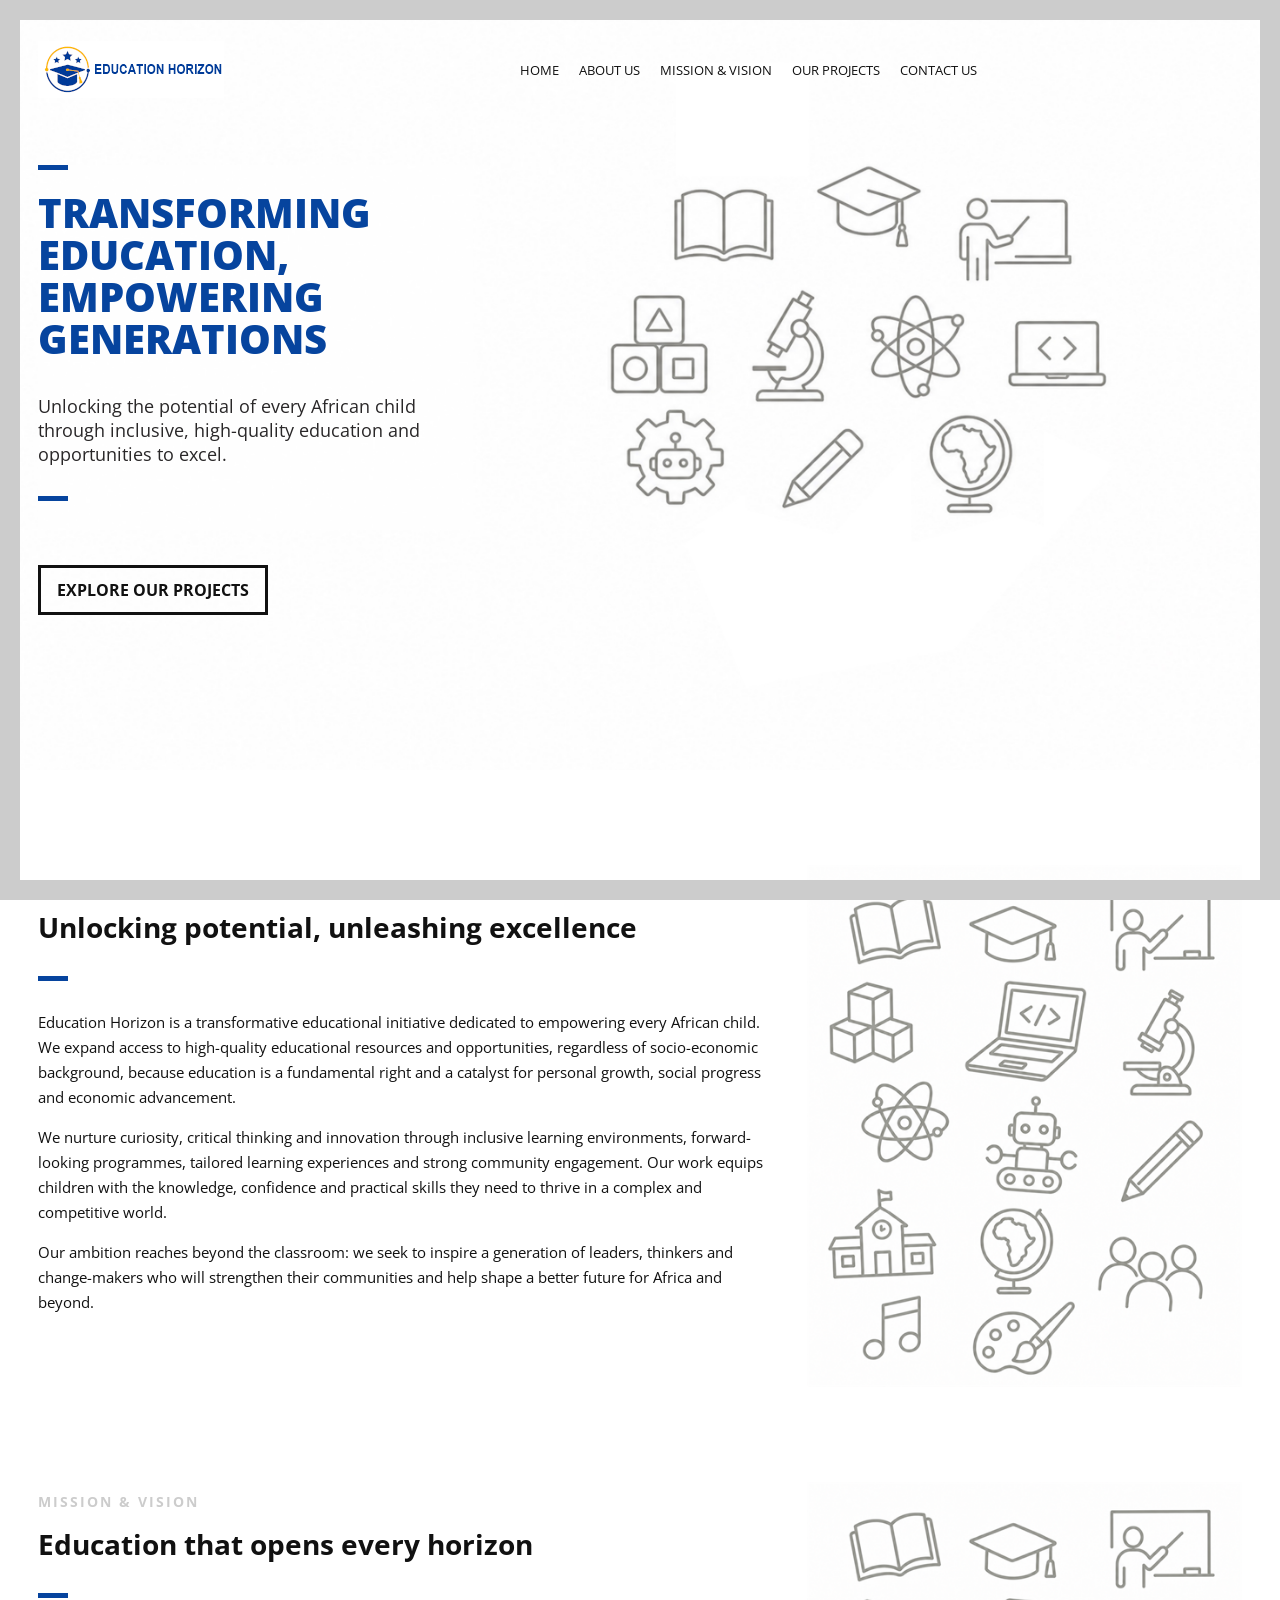
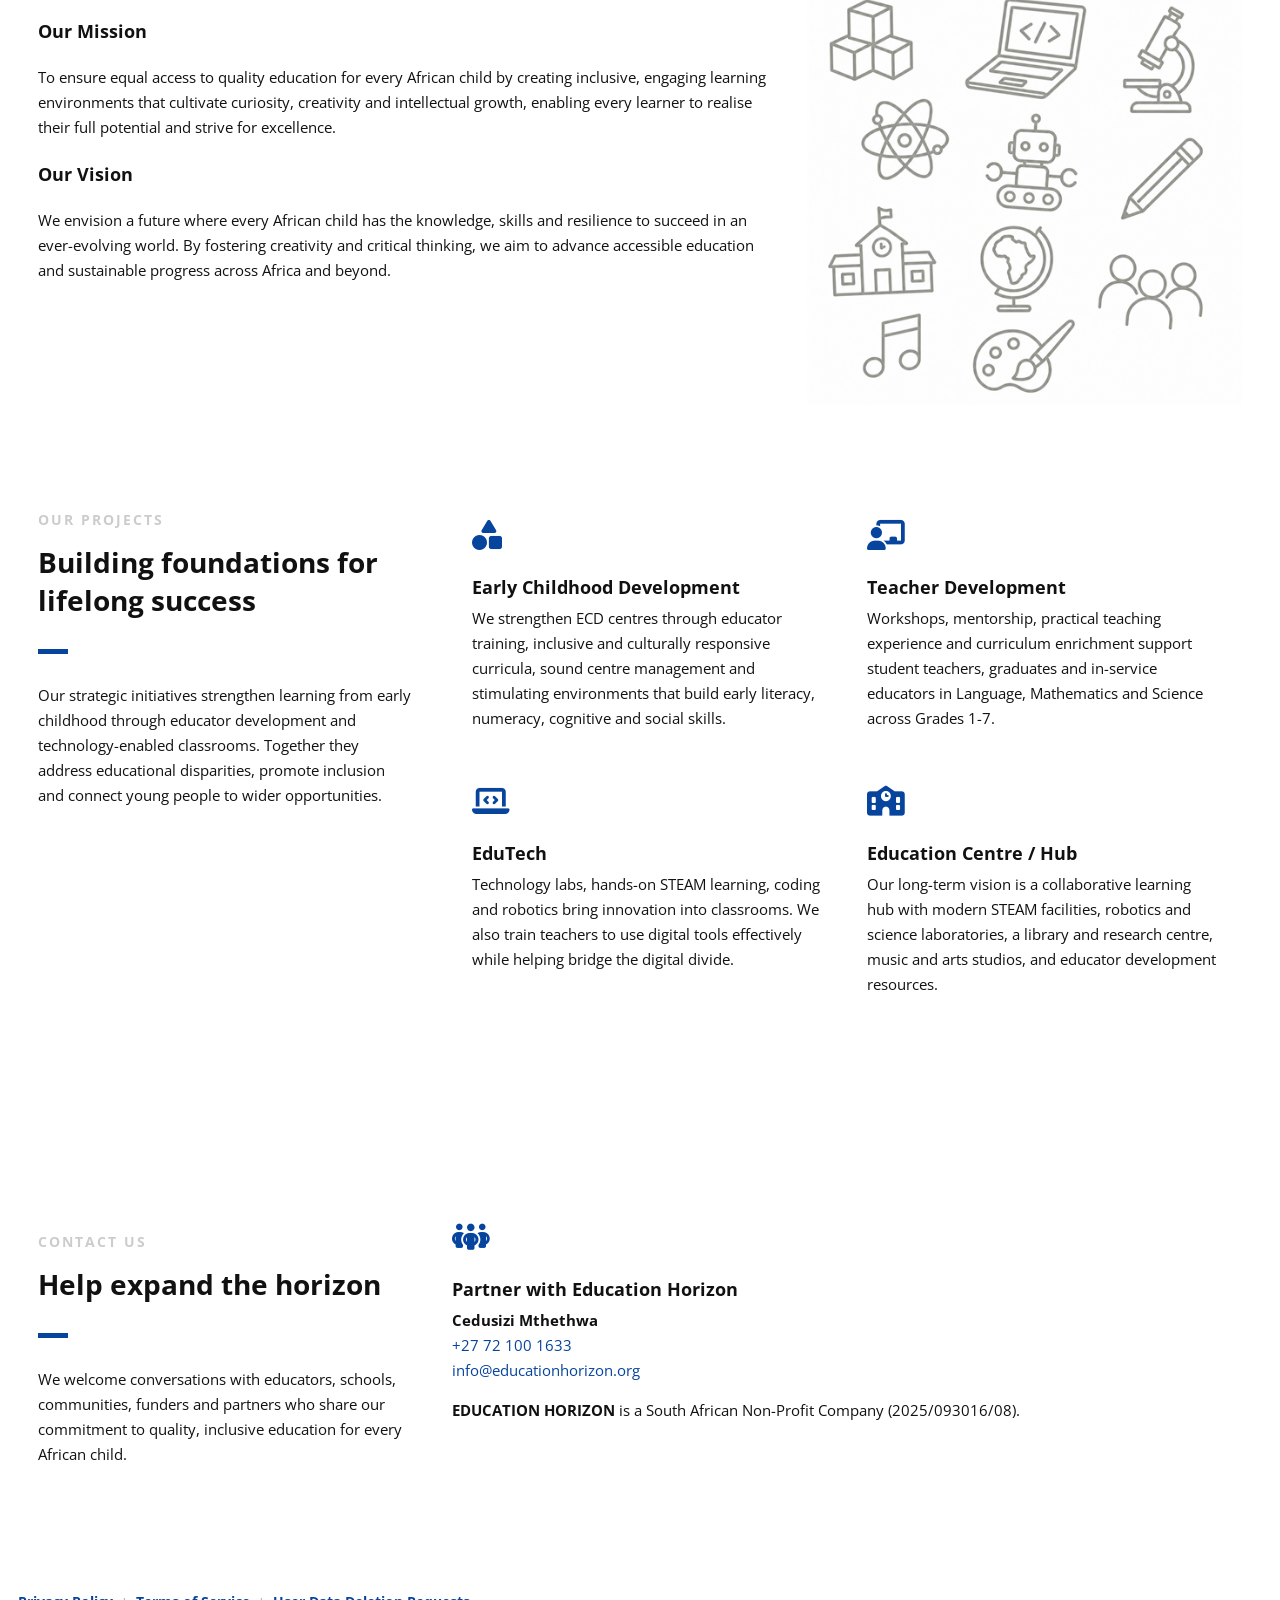
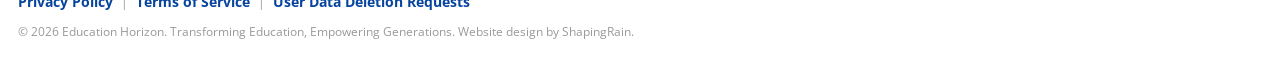
<file: index.html>
<!DOCTYPE html>
<html lang="en">
<head>
  <meta charset="UTF-8"><meta name="viewport" content="width=device-width, initial-scale=1.0, user-scalable=no">
  <title>Education Horizon | Transforming Education, Empowering Generations</title>
  <meta name="description" content="Education Horizon expands access to quality education and equips African children and educators to thrive.">
  <link rel="shortcut icon" href="images/favicon.ico"><link rel="stylesheet" href="css/style.css"><link rel="stylesheet" href="css/namari-color.css">
  <link href="fontawesome/css/all.min.css" rel="stylesheet"><link href="css/animate.css" rel="stylesheet"><link href="https://fonts.googleapis.com/css?family=Open+Sans:400,300,600,700,800" rel="stylesheet">
</head>
<body>
<div id="preloader"><div id="status" class="la-ball-triangle-path"><div></div><div></div><div></div></div></div>
<div class="page-border" data-wow-duration="0.7s" data-wow-delay="0.2s"><div class="top-border wow fadeInDown animated"></div><div class="right-border wow fadeInRight animated"></div><div class="bottom-border wow fadeInUp animated"></div><div class="left-border wow fadeInLeft animated"></div></div>
<div id="wrapper">
  <header id="banner" class="scrollto clearfix" data-enllax-ratio=".5">
    <div id="header" class="nav-collapse"><div class="row clearfix"><div class="col-1">
      <div id="logo"><img src="images/logo.png" id="banner-logo" alt="Education Horizon logo"><img src="images/logo.png" id="navigation-logo" alt="Education Horizon logo"></div>
      <nav id="nav-main"><ul><li><a href="#banner">Home</a></li><li><a href="#about">About Us</a></li><li><a href="#mission">Mission &amp; Vision</a></li><li><a href="#projects">Our Projects</a></li><li><a href="#contact">Contact Us</a></li></ul></nav>
      <div id="nav-trigger"><span></span></div><nav id="nav-mobile"></nav>
    </div></div></div>
    <div id="banner-content" class="row clearfix"><div class="col-38"><div class="section-heading"><h1 class="desktop-heading">TRANSFORMING EDUCATION, EMPOWERING GENERATIONS</h1><h2>Unlocking the potential of every African child through inclusive, high-quality education and opportunities to excel.</h2></div><a href="#projects" class="button">EXPLORE OUR PROJECTS</a></div></div>
  </header>
  <main id="content">
    <section id="about" class="introduction scrollto"><div class="row no-padding-bottom clearfix"><div class="col-61">
      <div class="section-heading"><h3>ABOUT US</h3><h2 class="section-title">Unlocking potential, unleashing excellence</h2></div>
      <p>Education Horizon is a transformative educational initiative dedicated to empowering every African child. We expand access to high-quality educational resources and opportunities, regardless of socio-economic background, because education is a fundamental right and a catalyst for personal growth, social progress and economic advancement.</p>
      <p>We nurture curiosity, critical thinking and innovation through inclusive learning environments, forward-looking programmes, tailored learning experiences and strong community engagement. Our work equips children with the knowledge, confidence and practical skills they need to thrive in a complex and competitive world.</p>
      <p>Our ambition reaches beyond the classroom: we seek to inspire a generation of leaders, thinkers and change-makers who will strengthen their communities and help shape a better future for Africa and beyond.</p>
    </div><div class="col-38"><img class="section-image" src="images/aboutus.png" alt="Learners and educators"></div></div></section>
    <section id="mission" class="introduction scrollto"><div class="row no-padding-bottom clearfix"><div class="col-61">
      <div class="section-heading"><h3>MISSION &amp; VISION</h3><h2 class="section-title">Education that opens every horizon</h2></div>
      <h4><strong>Our Mission</strong></h4><p>To ensure equal access to quality education for every African child by creating inclusive, engaging learning environments that cultivate curiosity, creativity and intellectual growth, enabling every learner to realise their full potential and strive for excellence.</p>
      <h4><strong>Our Vision</strong></h4><p>We envision a future where every African child has the knowledge, skills and resilience to succeed in an ever-evolving world. By fostering creativity and critical thinking, we aim to advance accessible education and sustainable progress across Africa and beyond.</p>
    </div><div class="col-38"><img class="section-image" src="images/aboutus.png" alt="Education in action"></div></div></section>
    <section id="projects" class="scrollto clearfix"><div class="row clearfix"><div class="col-3"><div class="section-heading"><h3>OUR PROJECTS</h3><h2 class="section-title">Building foundations for lifelong success</h2><p>Our strategic initiatives strengthen learning from early childhood through educator development and technology-enabled classrooms. Together they address educational disparities, promote inclusion and connect young people to wider opportunities.</p></div></div><div class="col-2-3">
      <div class="col-2 icon-block icon-top wow fadeInUp"><div class="icon"><i class="fa fa-shapes fa-2x"></i></div><div class="icon-block-description"><h4>Early Childhood Development</h4><p>We strengthen ECD centres through educator training, inclusive and culturally responsive curricula, sound centre management and stimulating environments that build early literacy, numeracy, cognitive and social skills.</p></div></div>
      <div class="col-2 icon-block icon-top wow fadeInUp"><div class="icon"><i class="fa fa-chalkboard-teacher fa-2x"></i></div><div class="icon-block-description"><h4>Teacher Development</h4><p>Workshops, mentorship, practical teaching experience and curriculum enrichment support student teachers, graduates and in-service educators in Language, Mathematics and Science across Grades 1-7.</p></div></div>
      <div class="col-2 icon-block icon-top wow fadeInUp"><div class="icon"><i class="fa fa-laptop-code fa-2x"></i></div><div class="icon-block-description"><h4>EduTech</h4><p>Technology labs, hands-on STEAM learning, coding and robotics bring innovation into classrooms. We also train teachers to use digital tools effectively while helping bridge the digital divide.</p></div></div>
      <div class="col-2 icon-block icon-top wow fadeInUp"><div class="icon"><i class="fa fa-school fa-2x"></i></div><div class="icon-block-description"><h4>Education Centre / Hub</h4><p>Our long-term vision is a collaborative learning hub with modern STEAM facilities, robotics and science laboratories, a library and research centre, music and arts studios, and educator development resources.</p></div></div>
    </div></div></section>
    <section id="contact" class="scrollto clearfix"><div class="row clearfix"><div class="col-3"><div class="section-heading"><h3>CONTACT US</h3><h2 class="section-title">Help expand the horizon</h2><p>We welcome conversations with educators, schools, communities, funders and partners who share our commitment to quality, inclusive education for every African child.</p></div></div><div class="col-2-3"><div class="icon-block icon-top wow fadeInUp"><div class="icon"><i class="fa fa-people-group fa-2x"></i></div><div class="icon-block-description"><h4>Partner with Education Horizon</h4><p><strong>Cedusizi Mthethwa</strong><br><a href="tel:+27721001633">+27 72 100 1633</a><br><a href="mailto:info@educationhorizon.org">info@educationhorizon.org</a></p><p><strong>EDUCATION HORIZON</strong> is a South African Non-Profit Company (2025/093016/08).</p></div></div></div></div></section>
  </main>
  <footer id="landing-footer" class="clearfix"><div class="row clearfix"><ul class="footer-links"><li><a href="privacy-policy.html">Privacy Policy</a></li><li><a href="terms-of-service.html">Terms of Service</a></li><li><a href="user-data-deletion-requests.html">User Data Deletion Requests</a></li></ul><p id="copyright">&copy; 2026 Education Horizon. Transforming Education, Empowering Generations. Website design by <a href="https://www.shapingrain.com">ShapingRain</a>.</p></div></footer>
</div>
<script src="js/jquery.1.8.3.min.js"></script><script src="js/wow.min.js"></script><script src="js/featherlight.min.js"></script><script src="js/featherlight.gallery.min.js"></script><script src="js/jquery.enllax.min.js"></script><script src="js/jquery.scrollUp.min.js"></script><script src="js/jquery.easing.min.js"></script><script src="js/jquery.stickyNavbar.min.js"></script><script src="js/jquery.waypoints.min.js"></script><script src="js/images-loaded.min.js"></script><script src="js/lightbox.min.js"></script><script src="js/site.js"></script>
</body></html>
</file>
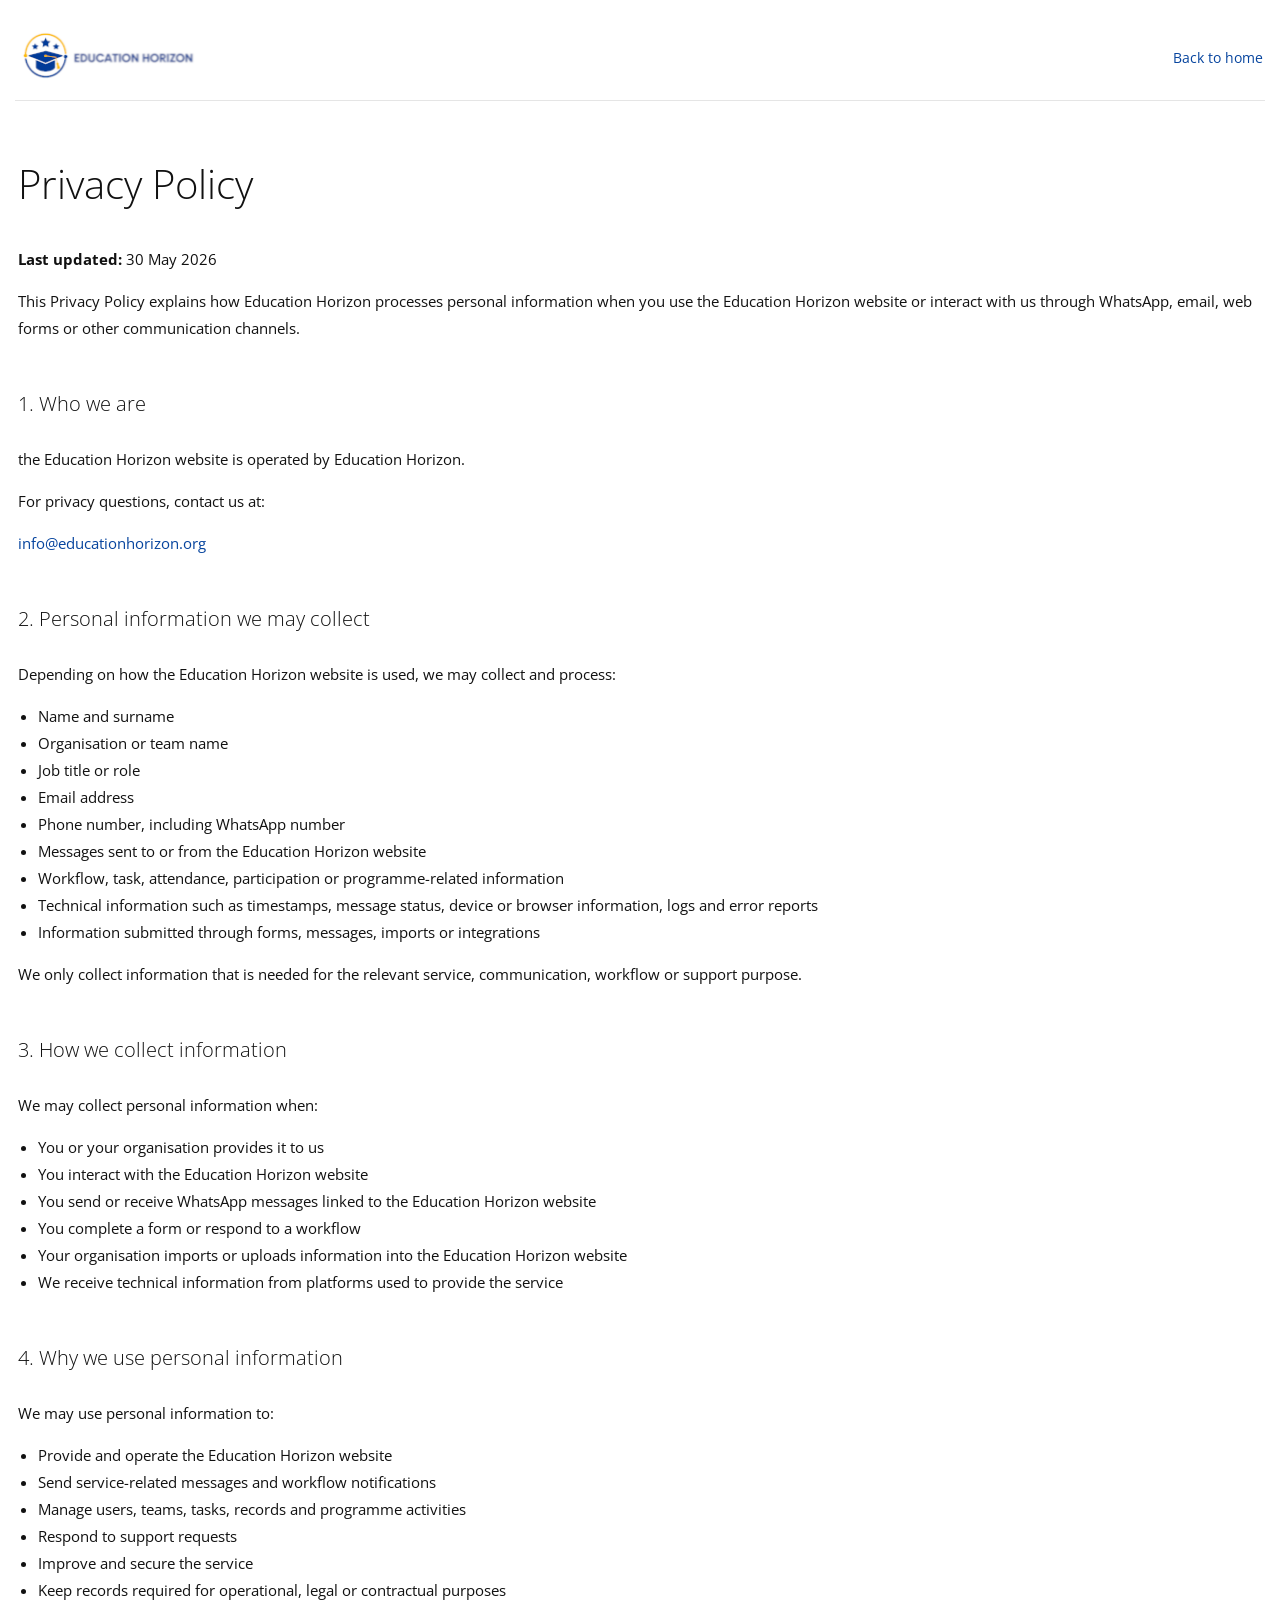
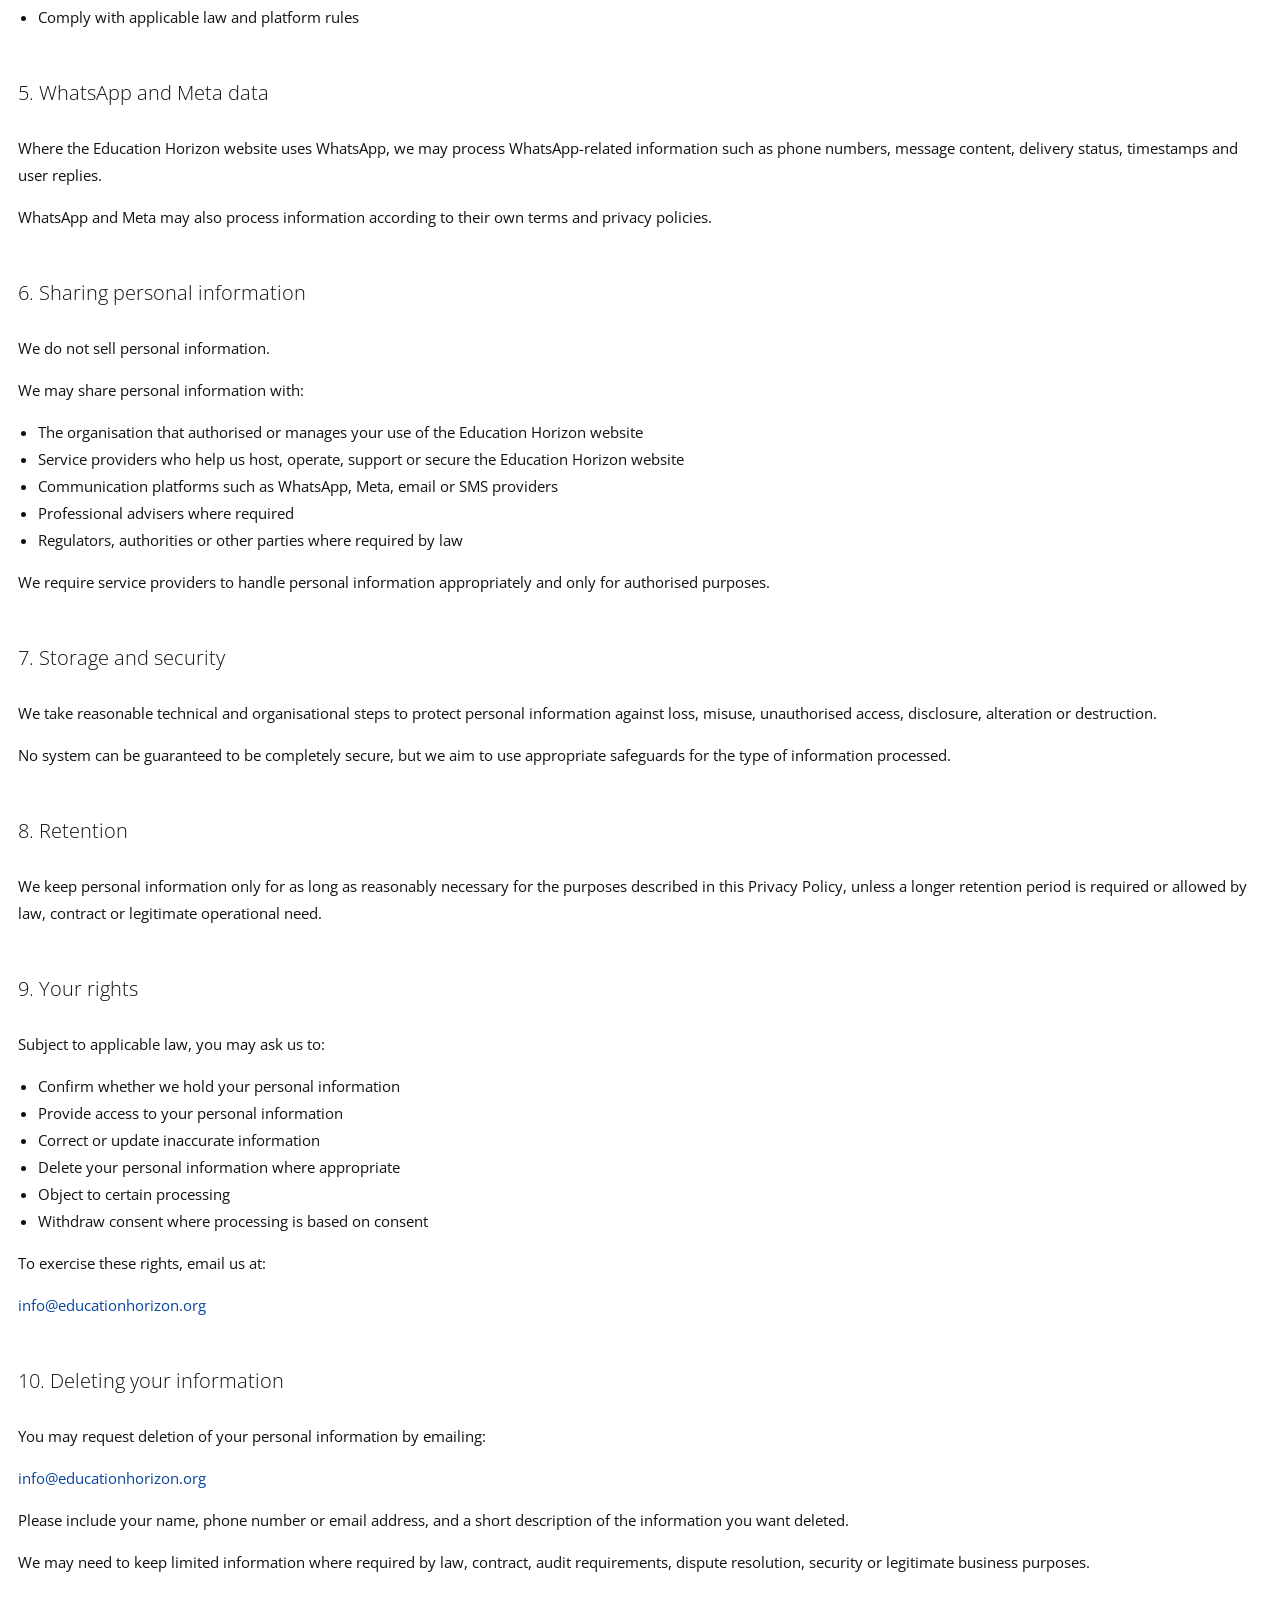
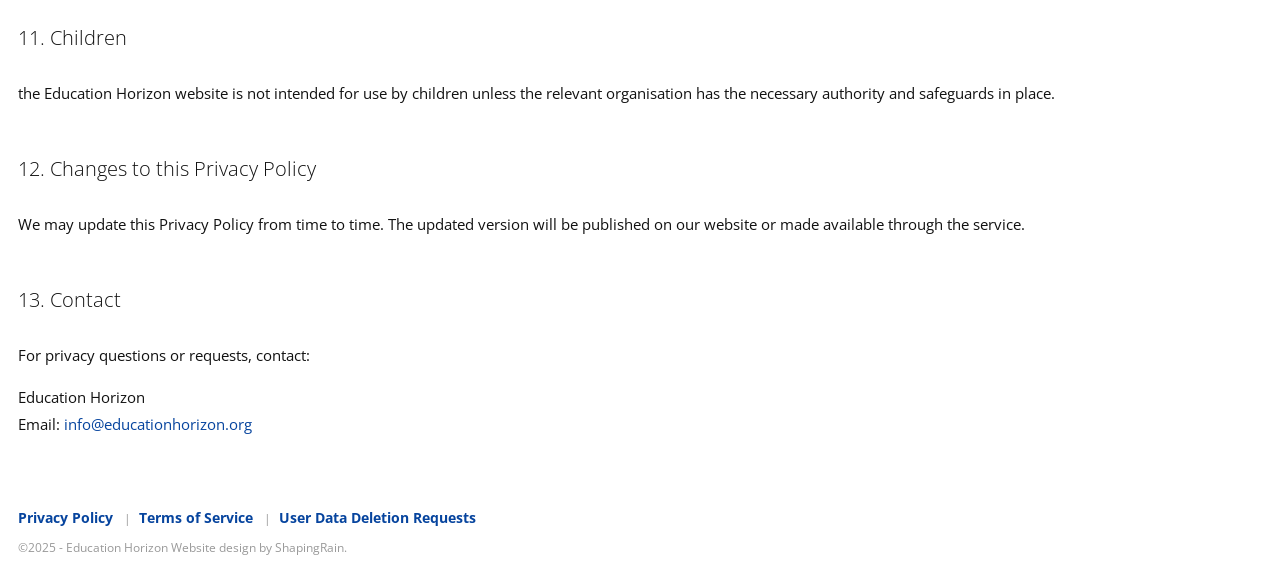
<file: privacy-policy.html>
<!DOCTYPE html>
<html lang="en">
<head>
    <meta charset="UTF-8">
    <title>Privacy Policy | Education Horizon</title>
    <meta name="description" content="Privacy Policy for the Education Horizon website, operated by Education Horizon.">
    <meta name="viewport" content="width=device-width, initial-scale=1.0">
    <link rel="shortcut icon" href="images/favicon.ico" title="Favicon">
    <link rel="stylesheet" href="css/style.css">
    <link rel="stylesheet" href="css/namari-color.css">
    <link href="https://fonts.googleapis.com/css?family=Open+Sans:400,300,600,700,800" rel="stylesheet" type="text/css">
</head>
<body>
    <div id="wrapper">
        <header class="legal-page-header">
            <div class="row clearfix">
                <a class="home-link" href="index.html" aria-label="Education Horizon home">
                    <img src="images/logo-2.png" alt="Education Horizon">
                </a>
                <a class="back-link" href="index.html">Back to home</a>
            </div>
        </header>

        <main class="legal-page">
            <div class="row clearfix">
                <h1>Privacy Policy</h1>
                <p><strong>Last updated:</strong> 30 May 2026</p>

                <p>This Privacy Policy explains how Education Horizon processes personal information when you use the Education Horizon website or interact with us through WhatsApp, email, web forms or other communication channels.</p>

                <h2>1. Who we are</h2>
                <p>the Education Horizon website is operated by Education Horizon.</p>
                <p>For privacy questions, contact us at:</p>
                <p><a href="mailto:info@educationhorizon.org">info@educationhorizon.org</a></p>

                <h2>2. Personal information we may collect</h2>
                <p>Depending on how the Education Horizon website is used, we may collect and process:</p>
                <ul>
                    <li>Name and surname</li>
                    <li>Organisation or team name</li>
                    <li>Job title or role</li>
                    <li>Email address</li>
                    <li>Phone number, including WhatsApp number</li>
                    <li>Messages sent to or from the Education Horizon website</li>
                    <li>Workflow, task, attendance, participation or programme-related information</li>
                    <li>Technical information such as timestamps, message status, device or browser information, logs and error reports</li>
                    <li>Information submitted through forms, messages, imports or integrations</li>
                </ul>
                <p>We only collect information that is needed for the relevant service, communication, workflow or support purpose.</p>

                <h2>3. How we collect information</h2>
                <p>We may collect personal information when:</p>
                <ul>
                    <li>You or your organisation provides it to us</li>
                    <li>You interact with the Education Horizon website</li>
                    <li>You send or receive WhatsApp messages linked to the Education Horizon website</li>
                    <li>You complete a form or respond to a workflow</li>
                    <li>Your organisation imports or uploads information into the Education Horizon website</li>
                    <li>We receive technical information from platforms used to provide the service</li>
                </ul>

                <h2>4. Why we use personal information</h2>
                <p>We may use personal information to:</p>
                <ul>
                    <li>Provide and operate the Education Horizon website</li>
                    <li>Send service-related messages and workflow notifications</li>
                    <li>Manage users, teams, tasks, records and programme activities</li>
                    <li>Respond to support requests</li>
                    <li>Improve and secure the service</li>
                    <li>Keep records required for operational, legal or contractual purposes</li>
                    <li>Comply with applicable law and platform rules</li>
                </ul>

                <h2>5. WhatsApp and Meta data</h2>
                <p>Where the Education Horizon website uses WhatsApp, we may process WhatsApp-related information such as phone numbers, message content, delivery status, timestamps and user replies.</p>
                <p>WhatsApp and Meta may also process information according to their own terms and privacy policies.</p>

                <h2>6. Sharing personal information</h2>
                <p>We do not sell personal information.</p>
                <p>We may share personal information with:</p>
                <ul>
                    <li>The organisation that authorised or manages your use of the Education Horizon website</li>
                    <li>Service providers who help us host, operate, support or secure the Education Horizon website</li>
                    <li>Communication platforms such as WhatsApp, Meta, email or SMS providers</li>
                    <li>Professional advisers where required</li>
                    <li>Regulators, authorities or other parties where required by law</li>
                </ul>
                <p>We require service providers to handle personal information appropriately and only for authorised purposes.</p>

                <h2>7. Storage and security</h2>
                <p>We take reasonable technical and organisational steps to protect personal information against loss, misuse, unauthorised access, disclosure, alteration or destruction.</p>
                <p>No system can be guaranteed to be completely secure, but we aim to use appropriate safeguards for the type of information processed.</p>

                <h2>8. Retention</h2>
                <p>We keep personal information only for as long as reasonably necessary for the purposes described in this Privacy Policy, unless a longer retention period is required or allowed by law, contract or legitimate operational need.</p>

                <h2>9. Your rights</h2>
                <p>Subject to applicable law, you may ask us to:</p>
                <ul>
                    <li>Confirm whether we hold your personal information</li>
                    <li>Provide access to your personal information</li>
                    <li>Correct or update inaccurate information</li>
                    <li>Delete your personal information where appropriate</li>
                    <li>Object to certain processing</li>
                    <li>Withdraw consent where processing is based on consent</li>
                </ul>
                <p>To exercise these rights, email us at:</p>
                <p><a href="mailto:info@educationhorizon.org">info@educationhorizon.org</a></p>

                <h2>10. Deleting your information</h2>
                <p>You may request deletion of your personal information by emailing:</p>
                <p><a href="mailto:info@educationhorizon.org">info@educationhorizon.org</a></p>
                <p>Please include your name, phone number or email address, and a short description of the information you want deleted.</p>
                <p>We may need to keep limited information where required by law, contract, audit requirements, dispute resolution, security or legitimate business purposes.</p>

                <h2>11. Children</h2>
                <p>the Education Horizon website is not intended for use by children unless the relevant organisation has the necessary authority and safeguards in place.</p>

                <h2>12. Changes to this Privacy Policy</h2>
                <p>We may update this Privacy Policy from time to time. The updated version will be published on our website or made available through the service.</p>

                <h2>13. Contact</h2>
                <p>For privacy questions or requests, contact:</p>
                <p>Education Horizon<br>Email: <a href="mailto:info@educationhorizon.org">info@educationhorizon.org</a></p>
            </div>
        </main>

        <footer id="landing-footer" class="clearfix">
            <div class="row clearfix">
                <ul class="footer-links">
                    <li><a href="privacy-policy.html">Privacy Policy</a></li>
                    <li><a href="terms-of-service.html">Terms of Service</a></li>
                    <li><a href="user-data-deletion-requests.html">User Data Deletion Requests</a></li>
                </ul>
                <p id="copyright">&copy;2025 - Education Horizon Website design by <a href="https://www.shapingrain.com">ShapingRain</a>.</p>
            </div>
        </footer>
    </div>
</body>
</html>
</file>
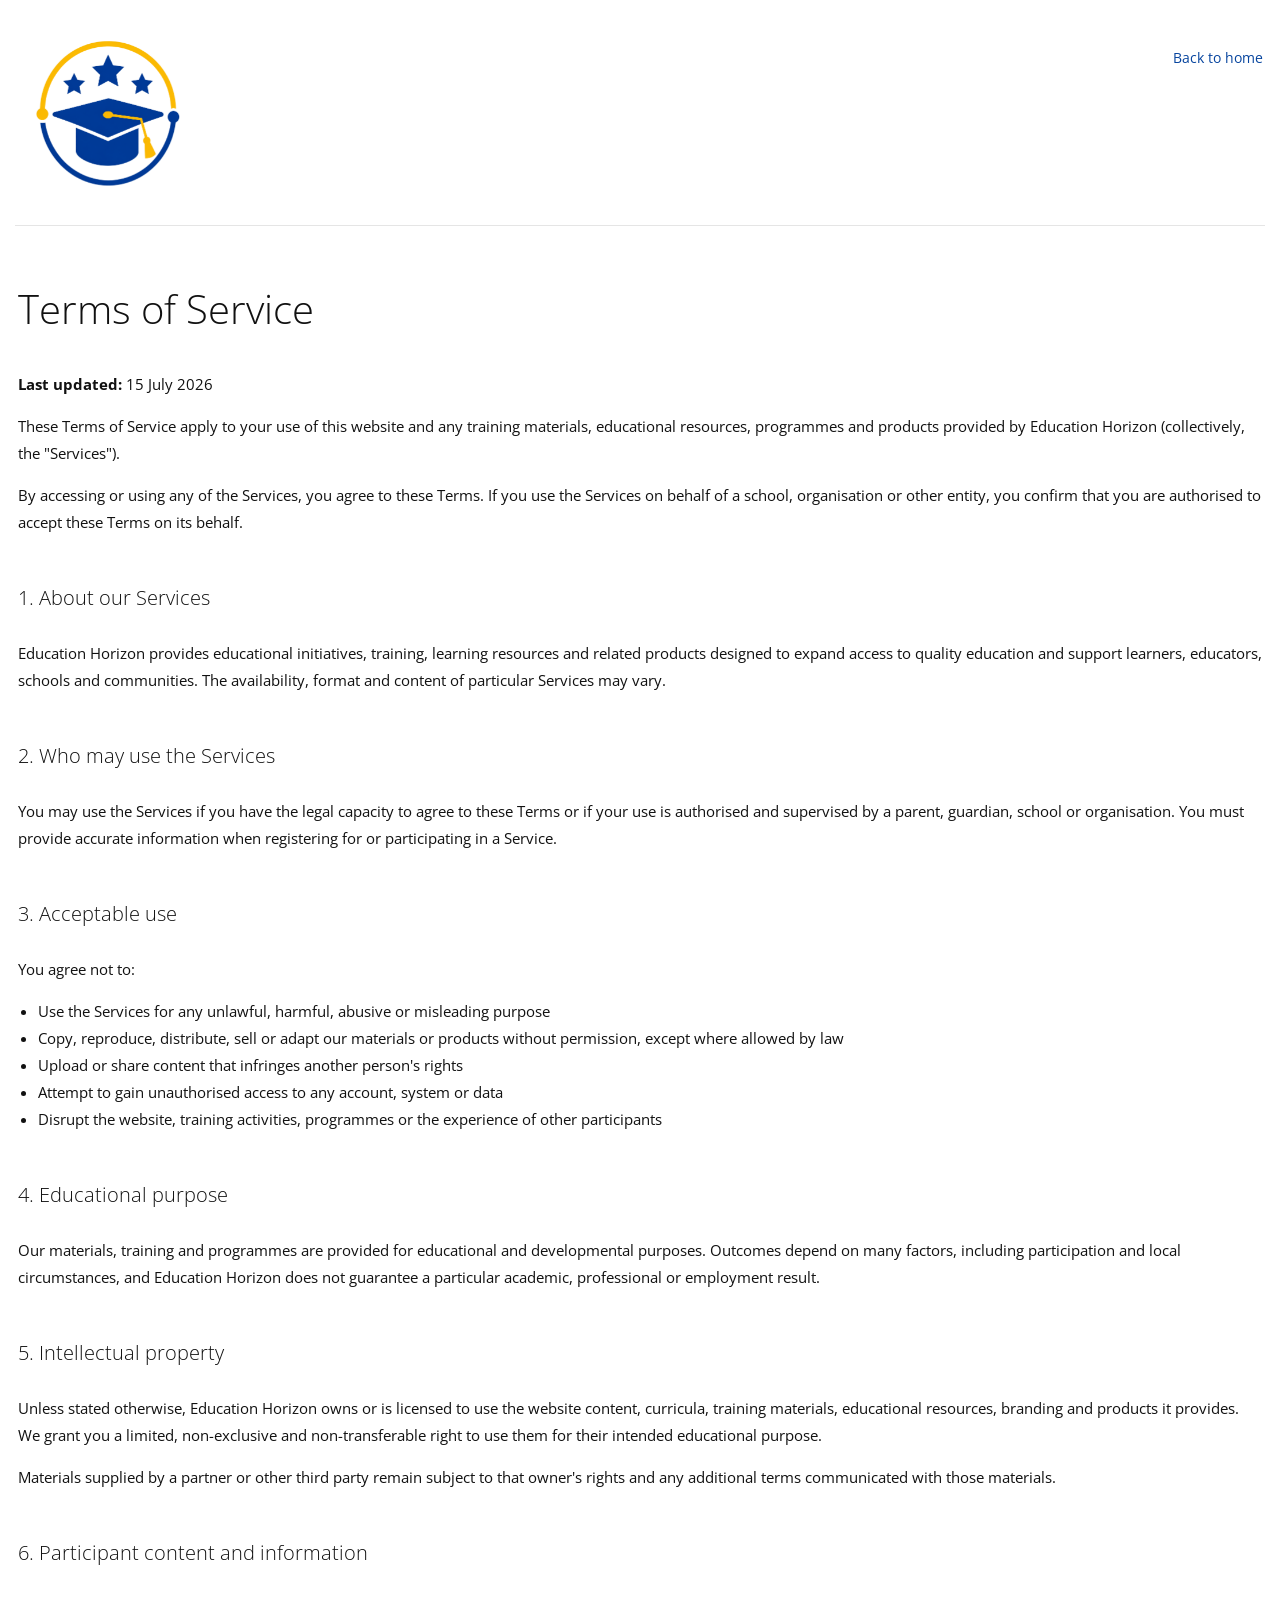
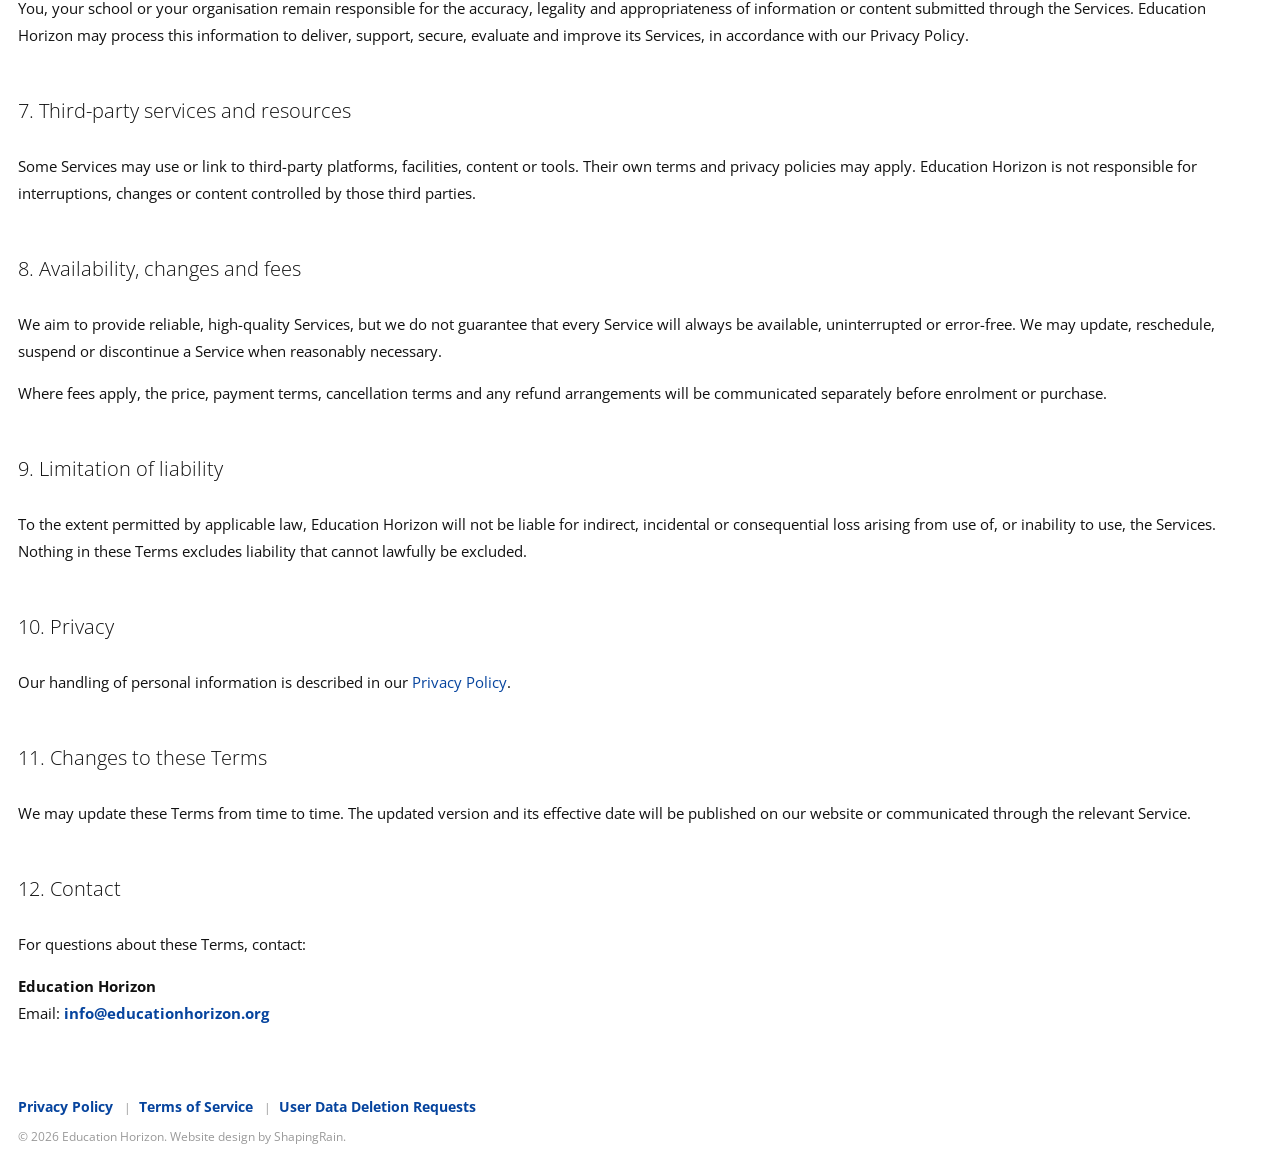
<file: terms-of-service.html>
<!DOCTYPE html>
<html lang="en">
<head>
    <meta charset="UTF-8">
    <title>Terms of Service | Education Horizon</title>
    <meta name="description" content="Terms governing the Education Horizon website, programmes, training materials and products.">
    <meta name="viewport" content="width=device-width, initial-scale=1.0">
    <link rel="shortcut icon" href="images/favicon.ico" title="Favicon">
    <link rel="stylesheet" href="css/style.css">
    <link rel="stylesheet" href="css/namari-color.css">
    <link href="https://fonts.googleapis.com/css?family=Open+Sans:400,300,600,700,800" rel="stylesheet" type="text/css">
</head>
<body>
    <div id="wrapper">
        <header class="legal-page-header">
            <div class="row clearfix">
                <a class="home-link" href="index.html" aria-label="Education Horizon home">
                    <img src="images/educationhorizon.png" alt="Education Horizon">
                </a>
                <a class="back-link" href="index.html">Back to home</a>
            </div>
        </header>

        <main class="legal-page">
            <div class="row clearfix">
                <h1>Terms of Service</h1>
                <p><strong>Last updated:</strong> 15 July 2026</p>

                <p>These Terms of Service apply to your use of this website and any training materials, educational resources, programmes and products provided by Education Horizon (collectively, the "Services").</p>
                <p>By accessing or using any of the Services, you agree to these Terms. If you use the Services on behalf of a school, organisation or other entity, you confirm that you are authorised to accept these Terms on its behalf.</p>

                <h2>1. About our Services</h2>
                <p>Education Horizon provides educational initiatives, training, learning resources and related products designed to expand access to quality education and support learners, educators, schools and communities. The availability, format and content of particular Services may vary.</p>

                <h2>2. Who may use the Services</h2>
                <p>You may use the Services if you have the legal capacity to agree to these Terms or if your use is authorised and supervised by a parent, guardian, school or organisation. You must provide accurate information when registering for or participating in a Service.</p>

                <h2>3. Acceptable use</h2>
                <p>You agree not to:</p>
                <ul>
                    <li>Use the Services for any unlawful, harmful, abusive or misleading purpose</li>
                    <li>Copy, reproduce, distribute, sell or adapt our materials or products without permission, except where allowed by law</li>
                    <li>Upload or share content that infringes another person's rights</li>
                    <li>Attempt to gain unauthorised access to any account, system or data</li>
                    <li>Disrupt the website, training activities, programmes or the experience of other participants</li>
                </ul>

                <h2>4. Educational purpose</h2>
                <p>Our materials, training and programmes are provided for educational and developmental purposes. Outcomes depend on many factors, including participation and local circumstances, and Education Horizon does not guarantee a particular academic, professional or employment result.</p>

                <h2>5. Intellectual property</h2>
                <p>Unless stated otherwise, Education Horizon owns or is licensed to use the website content, curricula, training materials, educational resources, branding and products it provides. We grant you a limited, non-exclusive and non-transferable right to use them for their intended educational purpose.</p>
                <p>Materials supplied by a partner or other third party remain subject to that owner's rights and any additional terms communicated with those materials.</p>

                <h2>6. Participant content and information</h2>
                <p>You, your school or your organisation remain responsible for the accuracy, legality and appropriateness of information or content submitted through the Services. Education Horizon may process this information to deliver, support, secure, evaluate and improve its Services, in accordance with our Privacy Policy.</p>

                <h2>7. Third-party services and resources</h2>
                <p>Some Services may use or link to third-party platforms, facilities, content or tools. Their own terms and privacy policies may apply. Education Horizon is not responsible for interruptions, changes or content controlled by those third parties.</p>

                <h2>8. Availability, changes and fees</h2>
                <p>We aim to provide reliable, high-quality Services, but we do not guarantee that every Service will always be available, uninterrupted or error-free. We may update, reschedule, suspend or discontinue a Service when reasonably necessary.</p>
                <p>Where fees apply, the price, payment terms, cancellation terms and any refund arrangements will be communicated separately before enrolment or purchase.</p>

                <h2>9. Limitation of liability</h2>
                <p>To the extent permitted by applicable law, Education Horizon will not be liable for indirect, incidental or consequential loss arising from use of, or inability to use, the Services. Nothing in these Terms excludes liability that cannot lawfully be excluded.</p>

                <h2>10. Privacy</h2>
                <p>Our handling of personal information is described in our <a href="privacy-policy.html">Privacy Policy</a>.</p>

                <h2>11. Changes to these Terms</h2>
                <p>We may update these Terms from time to time. The updated version and its effective date will be published on our website or communicated through the relevant Service.</p>

                <h2>12. Contact</h2>
                <p>For questions about these Terms, contact:</p>
                <p><strong>Education Horizon</strong><br>Email: <strong><a href="mailto:info@educationhorizon.org">info@educationhorizon.org</a></strong></p>
            </div>
        </main>

        <footer id="landing-footer" class="clearfix">
            <div class="row clearfix">
                <ul class="footer-links">
                    <li><a href="privacy-policy.html">Privacy Policy</a></li>
                    <li><a href="terms-of-service.html">Terms of Service</a></li>
                    <li><a href="user-data-deletion-requests.html">User Data Deletion Requests</a></li>
                </ul>
                <p id="copyright">&copy; 2026 Education Horizon. Website design by <a href="https://www.shapingrain.com">ShapingRain</a>.</p>
            </div>
        </footer>
    </div>
</body>
</html>
</file>
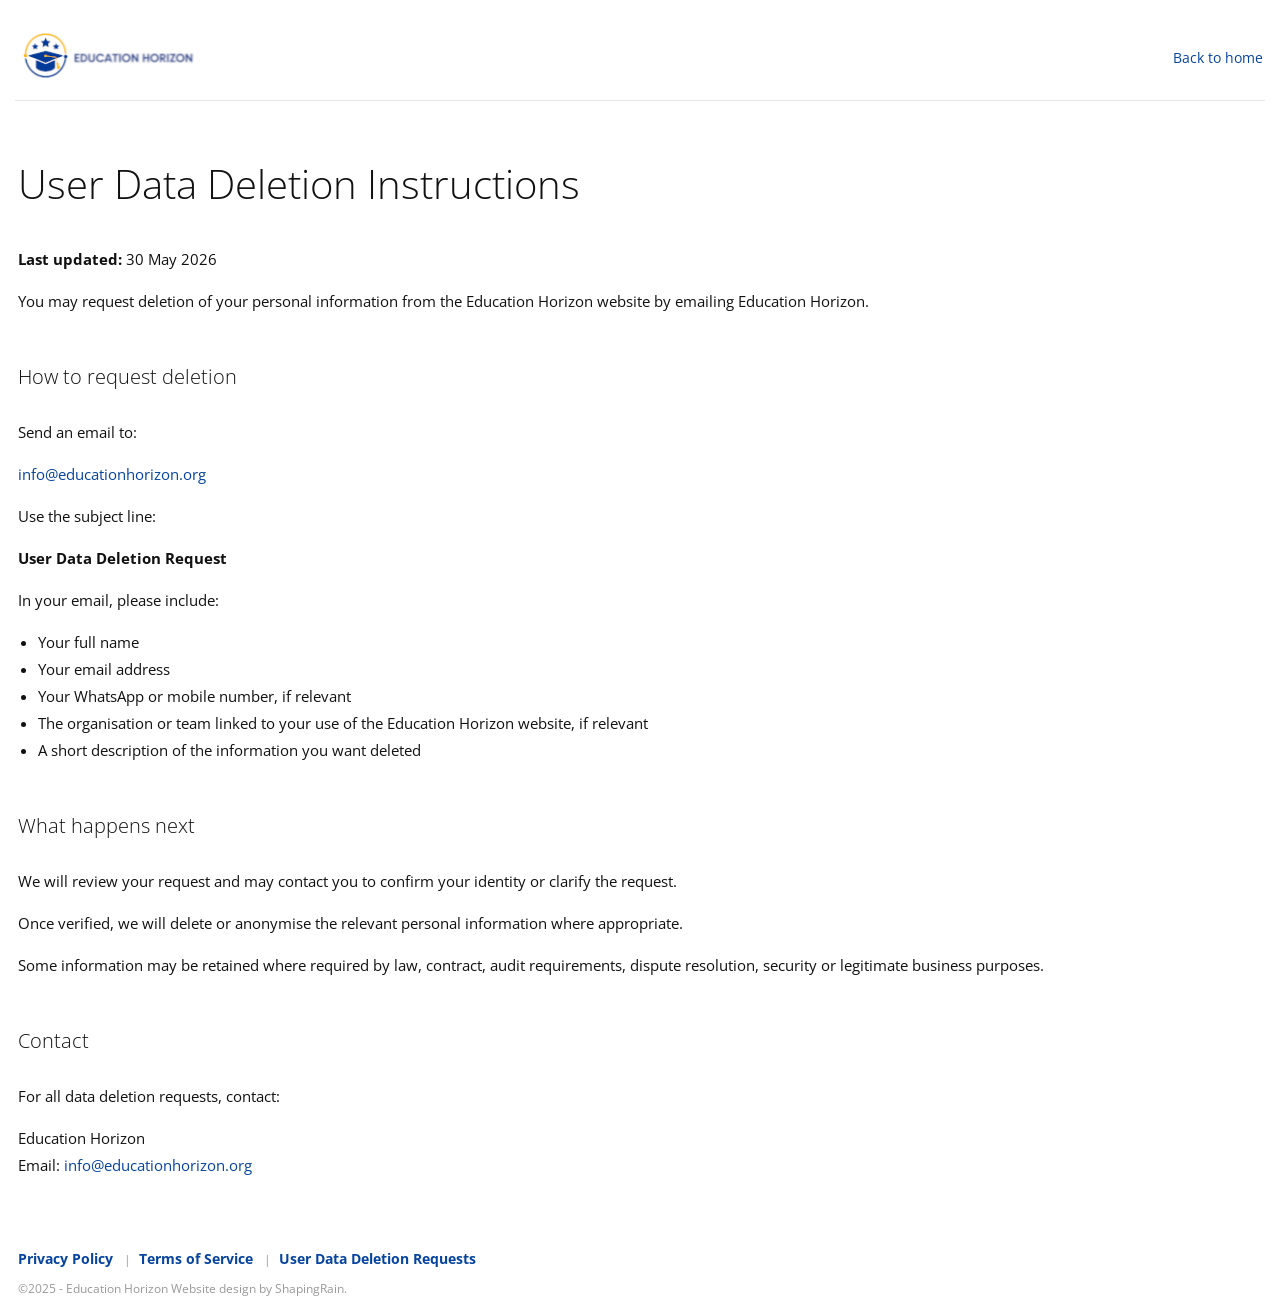
<file: user-data-deletion-requests.html>
<!DOCTYPE html>
<html lang="en">
<head>
    <meta charset="UTF-8">
    <title>User Data Deletion Requests | Education Horizon</title>
    <meta name="description" content="User data deletion request information for the Education Horizon website, operated by Education Horizon.">
    <meta name="viewport" content="width=device-width, initial-scale=1.0">
    <link rel="shortcut icon" href="images/favicon.ico" title="Favicon">
    <link rel="stylesheet" href="css/style.css">
    <link rel="stylesheet" href="css/namari-color.css">
    <link href="https://fonts.googleapis.com/css?family=Open+Sans:400,300,600,700,800" rel="stylesheet" type="text/css">
</head>
<body>
    <div id="wrapper">
        <header class="legal-page-header">
            <div class="row clearfix">
                <a class="home-link" href="index.html" aria-label="Education Horizon home">
                    <img src="images/logo-2.png" alt="Education Horizon">
                </a>
                <a class="back-link" href="index.html">Back to home</a>
            </div>
        </header>

        <main class="legal-page">
            <div class="row clearfix">
                <h1>User Data Deletion Instructions</h1>
                <p><strong>Last updated:</strong> 30 May 2026</p>

                <p>You may request deletion of your personal information from the Education Horizon website by emailing Education Horizon.</p>

                <h2>How to request deletion</h2>
                <p>Send an email to:</p>
                <p><a href="mailto:info@educationhorizon.org">info@educationhorizon.org</a></p>
                <p>Use the subject line:</p>
                <p><strong>User Data Deletion Request</strong></p>
                <p>In your email, please include:</p>
                <ul>
                    <li>Your full name</li>
                    <li>Your email address</li>
                    <li>Your WhatsApp or mobile number, if relevant</li>
                    <li>The organisation or team linked to your use of the Education Horizon website, if relevant</li>
                    <li>A short description of the information you want deleted</li>
                </ul>

                <h2>What happens next</h2>
                <p>We will review your request and may contact you to confirm your identity or clarify the request.</p>
                <p>Once verified, we will delete or anonymise the relevant personal information where appropriate.</p>
                <p>Some information may be retained where required by law, contract, audit requirements, dispute resolution, security or legitimate business purposes.</p>

                <h2>Contact</h2>
                <p>For all data deletion requests, contact:</p>
                <p>Education Horizon<br>Email: <a href="mailto:info@educationhorizon.org">info@educationhorizon.org</a></p>
            </div>
        </main>

        <footer id="landing-footer" class="clearfix">
            <div class="row clearfix">
                <ul class="footer-links">
                    <li><a href="privacy-policy.html">Privacy Policy</a></li>
                    <li><a href="terms-of-service.html">Terms of Service</a></li>
                    <li><a href="user-data-deletion-requests.html">User Data Deletion Requests</a></li>
                </ul>
                <p id="copyright">&copy;2025 - Education Horizon Website design by <a href="https://www.shapingrain.com">ShapingRain</a>.</p>
            </div>
        </footer>
    </div>
</body>
</html>
</file>
<file: css/style.css>
/* Namari Landing Page v.1.1.0 Style Index - a free landing page by shapingrain.com

1. Default and Reset styles
- 1.1 Input Elements
2. Global elements
- 2.1 Header
- 2.2 Logo
- 2.3 Buttons
- 2.4 Navigation
- 2.5 Social Elements
- 2.6 Images
3. Fonts and Headings
4. Banner
- 4.1 SignUp Form
5. Content Elements
- 5.1 Icons
- 5.2 Parallax Elements
- 5.3 Divider
6. Landing Page Sections
- 6.1 Features
- 6.2 Testimonials
- 6.3 Gallery
- 6.4 Video
- 6.5 Clients
- 6.6 Pricing Table
7. Footer
8. Added custom styles

/*------------------------------------------------------------------------------------------*/
/* 1. Defaults & Reset of specific styles across browsers */
/*------------------------------------------------------------------------------------------*/

*, *:before, *:after {
    -webkit-box-sizing: border-box;
    -moz-box-sizing: border-box;
    box-sizing: border-box;
}

body, div, dl, dt, dd, ul, ol, li, h1, h2, h3, h4, h5, h6, pre, form, blockquote, th, td {
    margin: 0;
    padding: 0;
    direction: ltr;
}

body {
    margin: 0;
    padding: 0;
    -webkit-font-smoothing: antialiased;
    overflow-x: hidden;
}

p {
    line-height: 25px;
}

.row img {
    height: auto;
    max-width: 100%;
}

a {
    text-decoration: none;
    line-height: inherit;
    -webkit-transition: opacity 0.3s ease-out;
    -moz-transition: opacity 0.3s ease-out;
    -o-transition: opacity 0.3s ease-out;
    transition: opacity 0.3s ease-out;
}

iframe {
    border: 0 !important;
}

.parallax-window {
    min-height: 400px;
    background: transparent;
}

figure {
    margin: 0;
}

/* Page Border */

.page-border {
    position: fixed;
    z-index: 999999;
    pointer-events: none;
}

.page-border .bottom-border, .page-border .left-border, .page-border .right-border, .page-border .top-border {
    background: #f3f3ef;
    position: fixed;
    z-index: 9999;
}

.page-border > .top-border, .page-border > .right-border, .page-border > .bottom-border, .page-border > .left-border {
    padding: 11px;
    background: #ccc;
}

.page-border .bottom-border, .page-border .top-border {
    width: 100%;
    padding: 10px;
    left: 0;
}

.page-border .left-border, .page-border .right-border {
    padding: 10px;
    height: 100%;
    top: 0;
}

.page-border .top-border {
    top: 0;
}

.page-border .right-border {
    right: 0;
}

.page-border .bottom-border {
    bottom: 0;
}

.page-border .left-border {
    left: 0;
}

#wrapper {
    margin:0 15px;
    padding: 15px 0;
    position: relative;
}


/* --------- 1.1 Input Elements ---------- */

input, textarea {
    border: 1px solid #e1e1e1;
    padding: 10px;
    -webkit-transition: all .3s linear;
    -moz-transition: all .3s linear;
    transition: all .3s linear;
    border-radius: 3px;
}

input {
    height: 40px;
    margin: 3px 0;
    outline: none;
    line-height: normal;
    font-size: 14px;
}

input[type="submit"] {
    cursor: pointer;
    border-style: solid;
    border-width: 2px;
    padding-top: 0;
    padding-bottom: 0;
}

select {
    border: 1px solid #e1e1e1;
    height: 40px;
    padding: 5px;
}

input:focus, textarea:focus {
    box-shadow: inset 0 1px 3px rgba(0, 0, 0, 0.1);
}

*:focus {
    outline: none;
}

/*------------------------------------------------------------------------------------------*/
/* 2. Layout Elements */
/*------------------------------------------------------------------------------------------*/

section {
    clear: both;
    overflow: hidden;
}

/* Rows and Columns */

.row {
    max-width: 1245px;
    margin: 0 auto;
    padding: 75px 0;
    position: relative;
}

.no-padding-bottom .row, .no-padding-bottom div, .no-padding-bottom.row {
    padding-bottom: 0;
}

.no-padding-top.row, .no-padding-top div {
    padding-top: 0;
}

.big-padding-top {
    padding-top: 75px !important;
}

.big-padding-bottom {
    padding-bottom: 85px !important;
}

/* Targets all elements */

[class*='col-'] {
    float: left;
    padding: 20px;
}

#clients .col-2-3 [class*='col-'] {
    padding: 0;
}

/* Clearfix */

.clearfix:after {
    content: "";
    display: table;
    clear: both;
}

/* Main Widths */

.col-1 {
    width: 100%;
}

.col-2 {
    width: 50%;
}

.col-3 {
    width: 33.33%;
}

.col-4 {
    width: 25%;
}

.col-5 {
    width: 20%;
}

.col-6 {
    width: 16.6666666667%;
}

.col-7 {
    width: 14.2857142857%;
}

.col-8 {
    width: 12.5%;
}

.col-9 {
    width: 11.1111111111%;
}

.col-10 {
    width: 10%;
}

.col-11 {
    width: 9.09090909091%;
}

.col-12 {
    width: 8.33%;
}

.col-2-3 {
    width: 66.66%;
}

.col-3-4 {
    width: 75%;
}

.col-9-10 {
    width: 90%;
}

/* Golden Ratio */
.col-61 {
    width: 61.8%;
}

.col-38 {
    width: 38.2%;
}

/* --------- 2.1 Header --------- */

#header {
    height: 71px !important;
    overflow: visible;
    z-index: 9999;
    width: 100%;
    position: absolute !important;
}

#header .row {
    padding: 0;
}

#header aside {
    text-align: right;
}

#header ul {
    text-align: center;
}

#header li {
    display: inline-block;
    list-style: none;
    margin: 0;
}

/* --------- 2.2 Logo ---------- */

#logo {
    float: left;
    height: 71px;
    line-height: 66px;
    margin-right: 15px;
}

#logo h1, #logo h2 {
    display: inline-block;
}

#banner #logo h1 {
    font-size: 28px;
    margin-right: 10px;
    font-weight: 900;
    padding: 0;
}

#logo h2 {
    font-size: 18px;
    padding: 0;
}

#logo img {
    max-height: 57px;
    width: auto;
    object-fit: contain;
    vertical-align: middle;
    margin-right: 15px;
}

#navigation-logo {
    display: none;
}

.nav-solid #logo #banner-logo {
    display: none;
}

.nav-solid #logo #navigation-logo {
    display: inline-block;
}

/* --------- 2.3 Buttons ---------- */

.call-to-action {
    padding: 35px 0 35px 0;
}

/*Style*/

.button {
    font-size: 16px;
    margin: 35px 0;
    padding: 11px 16px;
    -webkit-transition: all .3s linear;
    -moz-transition: all .3s linear;
    transition: all .3s linear;
    display: inline-block;
    border-width: 3px;
    border-style: solid;
}

/* Play Button */

#video-section {
    position:relative;
}

.play-video {
    height:110px;
    position:absolute;
    top:50%;
    margin-top:-110px;
    width:100%;
}

.play-icon {
    display: inline-block;
    font-size: 0px;
    cursor: pointer;
    margin: 45px auto;
    width: 110px;
    height: 110px;
    border-radius: 50%;
    text-align: center;
    position: relative;
    z-index: 1;
}

.play-icon:after {
    pointer-events: none;
    position: absolute;
    width: 100%;
    height: 100%;
    border-radius: 50%;
    content: '';
    -webkit-box-sizing: content-box;
    -moz-box-sizing: content-box;
    box-sizing: content-box;
}

.play-icon:before {
    font-family: 'fontawesome';
    content: '\f144';
    speak: none;
    font-size: 74px;
    line-height: 110px;
    font-style: normal;
    font-weight: normal;
    font-variant: normal;
    text-transform: none;
    display: block;
    -webkit-font-smoothing: antialiased;
    color:#fff;
}

.play-video .play-icon {
    background: rgba(255, 255, 255, 0.5);
    -webkit-transition: -webkit-transform ease-out 0.3s, background 0.4s;
    -moz-transition: -moz-transform ease-out 0.3s, background 0.4s;
    transition: transform ease-out 0.3s, background 0.4s;
}

.play-video .play-icon:after {
    top: 0;
    left: 0;
    padding: 0;
    z-index: -1;
    box-shadow: 0 0 0 2px rgba(255, 255, 255, 0.1);
    opacity: 0;
    -webkit-transform: scale(0.9);
    -moz-transform: scale(0.9);
    -ms-transform: scale(0.9);
    transform: scale(0.9);
}

.play-video .play-icon:hover {
    background: rgba(255, 255, 255, 0.05);
    -webkit-transform: scale(0.93);
    -moz-transform: scale(0.93);
    -ms-transform: scale(0.93);
    transform: scale(0.93);
    color: #fff;
}


/* --------- 2.4 Navigation ---------- */

#header {
    font-size: 13px;
}

#header aside {
    float: right;
}

#header nav ul {
    text-transform: uppercase;

}

#header nav a {
    height: 71px;
    line-height: 71px;
    display: block;
    padding: 0 10px;
}

#header nav a:hover {
    opacity: 0.6;
}

/*Navigation Solid*/

#header.nav-solid [class*='col-'] {
    padding: 0 20px;
}

#header.nav-solid {
    background: #fff;
    box-shadow: 2px 0px 3px rgba(0, 0, 0, 0.2);
    position: fixed !important;
    left:0;
}

#header.nav-solid nav a {
    border-bottom: 3px solid;
    border-color: #fff;
    -webkit-transition: all 0.3s ease-out;
    -moz-transition: all 0.3s ease-out;
    -o-transition: all 0.3s ease-out;
    transition: all 0.3s ease-out;
}

#header.nav-solid nav a:hover {
    opacity: 1;
}

/* Social Elements when Solid*/

#header.nav-solid .social-icons a {
    -webkit-transition: all 0.3s ease-out;
    -moz-transition: all 0.3s ease-out;
    -o-transition: all 0.3s ease-out;
    transition: all 0.3s ease-out;
    opacity: 0.5;
}

#header.nav-solid .social-icons a:hover {
    opacity: 1;
    color: #e4473c;
}

/* Responsive Nav Styling */

#nav-trigger {
    display: none;
    text-align: right;
}

#nav-trigger span {
    display: inline-block;
    width: 38px;
    height: 71px;
    color: #111;
    cursor: pointer;
    text-transform: uppercase;
    font-size: 22px;
    text-align: center;
    border-top-right-radius: 5px;
    border-top-left-radius: 5px;
    -webkit-transition: all 0.3s ease-out;
    -moz-transition: all 0.3s ease-out;
    -o-transition: all 0.3s ease-out;
    transition: all 0.3s ease-out;
}

#nav-trigger span:after {
    font-family: "fontAwesome";
    display: inline-block;
    width: 38px;
    height: 71px;
    line-height: 75px;
    text-align: center;
    content: "\f0c9";
    border-top-right-radius: 5px;
    border-top-left-radius: 5px;
}

#nav-trigger span.open:after {
    content: "\f00d";
}

#nav-trigger span:hover, .nav-solid #nav-trigger span.open:hover, .nav-solid #nav-trigger span:hover {
    opacity: 0.6;
}

#nav-trigger span.open, #nav-trigger span.open:hover {
    color: #111;
}

.nav-solid #nav-trigger span.open:hover {
    color: #999;
}

.nav-solid #nav-trigger span {
    color: #999;
    opacity: 1;
}

nav#nav-mobile {
    position: relative;
    display: none;
}

nav#nav-mobile ul {
    display: none;
    list-style-type: none;
    position: absolute;
    left: 0;
    right: 0;
    margin-left: -20px;
    margin-right: -20px;
    padding-top: 10px;
    padding-bottom: 10px;
    text-align: center;
    background-color: #fff;
    box-shadow: 0 5px 3px rgba(0, 0, 0, 0.2);
}

nav#nav-mobile ul:after {
    display: none;
}

nav#nav-mobile li {
    margin: 0 20px;
    float: none;
    text-align: left;
    border-bottom: 1px solid #e1e1e1;
}

nav#nav-mobile li:last-child {
    border-bottom: none;
}

.nav-solid nav#nav-mobile li {
    border-top: 1px solid #e1e1e1;
    border-bottom: none;
}

nav#nav-mobile a {
    display: block;
    padding: 12px 0;
    color: #333;
    width: 100%;
    height: auto;
    line-height: normal;
    display: block;
    border-bottom: none !important;
    -webkit-transition: all 0.3s ease-out;
    -moz-transition: all 0.3s ease-out;
    -o-transition: all 0.3s ease-out;
    transition: all 0.3s ease-out;
}

nav#nav-mobile a:hover {
    background: #fafafa;
    opacity: 1;
}

/* --------- 2.5 Social Elements ---------- */

#header .col-4 {
    text-align: right;
}

.social-icons {
    display: inline-block;
    list-style: none;
}

.social-icons a {
    display: inline-block;
    width: 32px;
    text-align: center;
}

.social-icons a:hover {
    opacity: 0.7;
}

.social-icons span {
    display: none;
}

#header .social-icons {
    margin-top: 27px;
}

/* --------- 2.6 Images ---------- */

/*Alignment*/

img {
    vertical-align: top;
}

.image-center {
    display: block;
    margin: 0 auto;
}

a img {
    border: none;
    -webkit-transition: all 0.3s ease-out;
    -moz-transition: all 0.3s ease-out;
    -o-transition: all 0.3s ease-out;
    transition: all 0.3s ease-out;
    -webkit-backface-visibility: hidden;
}

a img:hover {
    opacity: 0.7;
}

/*------------------------------------------------------------------------------------------*/
/* 3. Fonts */
/*------------------------------------------------------------------------------------------*/

h1 {
    padding: 20px 0;
}

h2 {
    padding: 14px 0;
}

h3 {
    padding: 10px 0;
}

h4 {
    padding: 7px 0;
}

h5 {
    padding: 7px 0;
}

h6 {
    padding: 7px 0;
}

/* Text Alignment */

.text-left {
    text-align: left;
}

.text-center {
    text-align: center;
}

.text-right {
    text-align: right;
}

/* Section Headings */

.section-heading {
    padding: 0 0 15px 0;
    background-color: rgba(255, 255, 255, 0.7);
}

.section-subtitle {
    font-size: 18px;
    padding-top: 0;
}

.section-heading h3 {
    font-size: 14px;
    font-weight: bold;
    color: #ccc;
    letter-spacing: 2px;
    padding-bottom: 0;
}

/*------------------------------------------------------------------------------------------*/
/* 4. Banner */
/*------------------------------------------------------------------------------------------*/

#banner {
    background-size: cover;
}

#banner-content.row {
    padding-top: 100px;
    padding-bottom: 100px;
}

#banner h1 {
    padding-top: 5%;
}

#banner .section-heading:before {
    content: "";
    display: block;
    width: 30px;
    height: 5px;
    margin-top: 30px;
}



/*------------------------------------------------------------------------------------------*/
/* 5. Content Elements */
/*------------------------------------------------------------------------------------------*/

/* --------- 5.1 Icons ---------- */

/*Font Icon sizes*/

.fa-1x {
    font-size: 15px !important;
}

/*Icon Block*/

.icon-block {
    position: relative;
}

.icon-block h4 {
    font-weight: bold;
    padding-top: 0;
}

.icon-block .icon {
    position: absolute;
}

.icon-block p {
    margin-top: 0;
}

/* Icon Left*/

.icon-left .icon {
    left: 15;
}

.icon-left .icon-block-description {
    padding-left: 53px;
}

/* Icon Right */

.icon-right .icon {
    right: 15;
}

.icon-right .icon-block-description {
    padding-right: 53px;
}

/* Icon Above */

.icon-top {
    display: block;
}

.icon-top .icon {
    position: relative;
    display: block;
}

.icon-top .icon-block-description {
    padding-top: 25px;
}

/* --------- 5.2 Parallax Elements ---------- */

.banner-parallax-1, .banner-parallax-2, .banner-parallax-3 {
    min-height: 350px;
}

/* --------- 5.3 Divider ---------- */

.divider {
    position: relative;
    width: 40%;
    height: 20px;
    line-height: 20px;
    margin: 10px auto 5px auto;
    clear: both;
    text-align: center;
}

.divider-inner {
    position: absolute;
    height: 1px;
    width: 100%;
    top: 50%;
    margin-top: -1px;
    border-top: 1px solid;
    border-color: #e1e1e1;
}

.divider i {
    background: #fff;
    position: relative;
    top: -11px;
    padding: 0 5px 0 5px;
    color: #e1e1e1;
}

/*------------------------------------------------------------------------------------------*/
/* 6. Landing Page Sections */
/*------------------------------------------------------------------------------------------*/

/* --------- 6.1 Introduction ---------- */

.introduction img.featured {
    padding: 55px 0 0 0;
}

/* --------- 6.2 Features ---------- */

.features.row {
    padding-left: 5%;
    padding-right: 5%;
}

.features div:nth-child(4) {
    clear: both;
}

/* --------- 6.3 Testimonials ---------- */

.testimonial {
    padding: 15px;
}

blockquote {
    position: relative;
}

.testimonial img {
    max-height: 120px;
    border-radius: 250em;
}

.testimonial footer {
    padding-top: 12px;
}

/* Style Classic - Avatar above Testimonial */

.testimonial.classic img {
    display: inline-block;
    margin-bottom: 25px;
}

.testimonial.classic q {
    display: block;
}

.testimonial.classic footer:before {
    display: block;
    content: "";
    width: 30px;
    height: 4px;
    margin: 10px auto 15px auto;
}

/* Style Big */

.testimonial.bigtest {
    padding-top: 0;
}

.testimonial.bigtest q {
    font-size: 22px;
}

/* --------- 6.4 Gallery ---------- */

#gallery img {
    max-height: 300px;
}

#gallery [class*='col-'] {
    padding: 0;
}

#gallery a {
    display: inline-block;
    position: relative;
    overflow: hidden;
}

#gallery a:hover img {
    opacity: 0.15;
    -moz-backface-visibility: hidden;
}

#gallery a:before {
    font-size: 2.2em;
    font-style: normal;
    font-weight: normal;
    text-align: center;
    content: "+";
    width: 70px;
    height: 70px;
    border-radius: 100em;
    display: block;
    position: absolute;
    top: 55%;
    left: 50%;
    line-height: 72px;
    margin: -35px 0 0 -35px;
    opacity: 0;
    -webkit-transition: all .2s linear;
    -moz-transition: all .2s linear;
    transition: all .2s linear;
    vertical-align: middle;
}

#gallery a:hover:before {
    opacity: 1;
    top: 50%;
    left: 50%;
}

/**
 * Featherlight – ultra slim jQuery lightbox
 * Version 1.3.3 - http://noelboss.github.io/featherlight/
 *
 * Copyright 2015, Noël Raoul Bossart (http://www.noelboss.com)
 * MIT Licensed.
**/
@media all {
    .featherlight {
        display: none;

        /* dimensions: spanning the background from edge to edge */
        position: fixed;
        top: 0;
        right: 0;
        bottom: 0;
        left: 0;
        z-index: 2147483647; /* z-index needs to be >= elements on the site. */

        /* position: centering content */
        text-align: center;

        /* insures that the ::before pseudo element doesn't force wrap with fixed width content; */
        white-space: nowrap;

        /* styling */
        cursor: pointer;
        background: #333;
        /* IE8 "hack" for nested featherlights */
        background: rgba(0, 0, 0, 0);
    }

    /* support for nested featherlights. Does not work in IE8 (use JS to fix) */
    .featherlight:last-of-type {
        background: rgba(0, 0, 0, 0.8);
    }

    .featherlight:before {
        /* position: trick to center content vertically */
        content: '';
        display: inline-block;
        height: 100%;
        vertical-align: middle;
        margin-right: -0.25em;
    }

    .featherlight .featherlight-content {

        /* position: centering vertical and horizontal */
        text-align: left;
        vertical-align: middle;
        display: inline-block;

        /* dimensions: cut off images */
        overflow: auto;
        padding: 25px 0;
        border-bottom: 25px solid transparent;

        /* dimensions: handling small or empty content */
        min-width: 30%;

        /* dimensions: handling large content */
        margin-left: 5%;
        margin-right: 5%;
        max-height: 95%;

        /* styling */
        cursor: auto;

        /* reset white-space wrapping */
        white-space: normal;
    }

    /* contains the content */
    .featherlight .featherlight-inner {
        /* make sure its visible */
        display: block;
    }

    .featherlight .featherlight-close-icon {
        /* position: centering vertical and horizontal */
        position: absolute;
        z-index: 9999;
        top: 25px;
        right: 25px;

        /* dimensions: 25px x 25px */
        line-height: 25px;
        width: 25px;

        /* styling */
        cursor: pointer;
        text-align: center;
        color: #fff;
        font-family: "fontawesome";
        font-size: 22px;
        opacity: 0.5;
        -webkit-transition: all 0.3s ease-out;
        -moz-transition: all 0.3s ease-out;
        -o-transition: all 0.3s ease-out;
        transition: all 0.3s ease-out;
    }

    .featherlight .featherlight-close-icon:hover {
        opacity: 1;
    }

    .featherlight .featherlight-image {
        /* styling */
        max-height: 100%;
        max-width:100%;
    }

    .featherlight-iframe .featherlight-content {
        /* removed the border for image croping since iframe is edge to edge */
        border-bottom: 0;
        padding: 0;
    }

    .featherlight iframe {
        /* styling */
        border: none;
    }
}

/* handling phones and small screens */
@media only screen and (max-width: 1024px) {
    .featherlight .featherlight-content {
        /* dimensions: maximize lightbox with for small screens */
        margin-left: 10px;
        margin-right: 10px;
        max-height: 98%;

        padding: 10px 10px 0;
        border-bottom: 10px solid transparent;
    }

}

/* Gallery Styling */
@media all {
    .featherlight-next,
    .featherlight-previous {
        font-family: "fontawesome";
        font-size: 22px;
        display: block;
        position: absolute;
        top: 25px;
        right: 0;
        bottom: 0;
        left: 80%;
        cursor: pointer;
        /* preventing text selection */
        -webkit-touch-callout: none;
        -webkit-user-select: none;
        -khtml-user-select: none;
        -moz-user-select: none;
        -ms-user-select: none;
        user-select: none;
        /* IE9 hack, otherwise navigation doesn't appear */
        background: rgba(0, 0, 0, 0);
        -webkit-transition: all 0.3s ease-out;
        -moz-transition: all 0.3s ease-out;
        -o-transition: all 0.3s ease-out;
        transition: all 0.3s ease-out;
    }

    .featherlight-previous {
        left: 0;
        right: 80%;
    }

    .featherlight-next span,
    .featherlight-previous span {
        display: inline-block;
        opacity: 0.3;
        position: absolute;
        top: 50%;
        width: 100%;
        font-size: 80px;
        line-height: 80px;

        /* center vertically */
        margin-top: -40px;
        color: #fff;
        font-style: normal;
        font-weight: normal;
        -webkit-transition: all 0.3s ease-out;
        -moz-transition: all 0.3s ease-out;
        -o-transition: all 0.3s ease-out;
        transition: all 0.3s ease-out;
    }

    .featherlight-next span {
        text-align: right;
        left: auto;
        right: 7%;
    }

    .featherlight-previous span {
        text-align: left;
        left: 7%;
    }

    .featherlight-next:hover span,
    .featherlight-previous:hover span {
        display: inline-block;
        opacity: 1;
    }

    /* Hide navigation while loading */
    .featherlight-loading .featherlight-previous, .featherlight-loading .featherlight-next {
        display: none;
    }
}

/* Always display arrows on touch devices */
@media only screen and (max-device-width: 1024px) {
    .featherlight-next:hover,
    .featherlight-previous:hover {
        background: none;
    }

    .featherlight-next span,
    .featherlight-previous span {
        display: block;
    }
}

/* handling phones and small screens */
@media only screen and (max-width: 1024px) {
    .featherlight-next,
    .featherlight-previous {
        top: 10px;
        right: 10px;
        left: 85%;
    }

    .featherlight-previous {
        left: 10px;
        right: 85%;
    }

    .featherlight-next span,
    .featherlight-previous span {
        margin-top: -30px;
        font-size: 40px;
    }
}

/* --------- 6.5 Video ---------- */

#video-box {
    color:#fff;
    position:relative;
    overflow:hidden;
    text-align:center;
}

.video_container, .easyContainer {
    position: relative;
    padding-bottom: 56.25%; /* 16/9 ratio */
    margin: 0;
    padding-top: 0; /* IE6 workaround*/
    height: 0;
    overflow: hidden;
}

.video_container iframe, .video_container object, .video_container embed {
    position: absolute;
    top: 0;
    left: 0;
    width: 100% !important;
    height: 100% !important;
}

.slvj-lightbox iframe, .slvj-lightbox object, .slvj-lightbox embed {
    width: 100% !important;
    height: 529px !important;
}

.videojs-background-wrap {
    overflow: hidden;
    position: absolute;
    height: 100%;
    width: 100%;
    top: 0;
    left: 0;
    z-index: -998;
}

#slvj-window {
    width: 100%;
    min-height: 100%;
    z-index: 9999999999;
    background: rgba(0, 0, 0, 0.8);
    position: fixed;
    top: 0;
    left: 0;
}

#slvj-window,
#slvj-window * {
    -webkit-box-sizing: border-box;
    -moz-box-sizing: border-box;
    box-sizing: border-box;
}

#slvj-background-close {
    width: 100%;
    min-height: 100%;
    z-index: 31;
    position: fixed;
    top: 0;
    left: 0;
}

#slvj-back-lightbox {
    max-width: 940px;
    max-height: 529px;
    z-index: 32;
    text-align: center;
    margin: 0 auto;
}

.slvj-lightbox {
    width: 100%;
    height: 100%;
    margin: 0;
    z-index: 53;
}

#slvj-close-icon:before {
    font-family: "fontawesome";
    color: #fff;
    content: '\f00d';
    font-size: 22px;
    opacity: 0.5;
    -webkit-transition: all 0.3s ease-out;
    -moz-transition: all 0.3s ease-out;
    -o-transition: all 0.3s ease-out;
    transition: all 0.3s ease-out;
    z-index: 99999;
    height: 22px;
    width: 22px;
    position: absolute;
    top: 15px;
    right: 15px;
    cursor: pointer;
}

#slvj-close-icon:before:hover {
    opacity: 1;
    cursor: pointer;
}

/* --------- 6.6 Clients ---------- */

#clients a {
    display: block;
    text-align: center;
    position: relative;
    text-transform: uppercase;
    font-weight: bold;
    color: #fff;
}

#clients img {
    display: inline-block;
    padding: 15px 25px;
}

.client-overlay {
    background: rgba(0, 0, 0, 0.8);
    position: absolute;
    top;
    0;
    right: 0;
    bottom: 0;
    left: 0;
    width: 100%;
    height: 100%;
    opacity: 0;
    -webkit-transition: all 0.3s ease-out;
    -moz-transition: all 0.3s ease-out;
    -o-transition: all 0.3s ease-out;
    transition: all 0.3s ease-out;
}

#clients a:hover .client-overlay {
    opacity: 1;
}

.client-overlay span {
    position: absolute;
    top: 48%;
    left: 0;
    width: 100%;
    text-align: center;
    display: inline-block;
}

/* --------- 6.7 Pricing Table ---------- */

.pricing-block-content {
    background: #fff;
    padding: 25px 0 25px 0;
    box-shadow: 0px 1px 2px rgba(0, 0, 0, 0.07);
    transition: all 0.2s ease-in-out 0s;
    position: relative;
    border: 10px solid #fff;
}


.pricing-block ul {
    list-style: none;
    margin: 25px 0 25px 0;
}

.pricing-block li {
    padding: 14px 0;
    border-bottom: 1px dotted #e1e1e1;
}

.pricing-block li:last-of-type {
    border:none;
}

.pricing-block h3 {
    font-size:17px;
    text-transform:uppercase;
    padding-bottom:0;
}

.pricing-sub {
    font-style: italic;
    color:#ccc;
    margin:0 0 25px 0;
}

/*Price*/

.pricing {
    background: #f5f5f5;
    padding: 25px;
    position: relative;
}

.price {
    display: inline-block;
    font-size: 62px;
    font-weight: 700;
    position: relative;
}

.price span {
    position: absolute;
    top: 0;
    left: -20px;
    font-size: 22px;
}

.pricing  p {
    font-style:italic;
    color:#b4b4b4;
    line-height:auto;
    margin:0;
}



/*------------------------------------------------------------------------------------------*/
/* 7. Footer */
/*------------------------------------------------------------------------------------------*/

#landing-footer {
    clear: both;
}

#landing-footer .row {
    padding: 0;
}

#landing-footer p {
    margin: 0;
}

#landing-footer ul {
    list-style: none;
    text-align: right;
}

#landing-footer li {
    display: inline-block;
}

.footer-links {
    margin: 0 0 8px;
    padding: 0;
    text-align: left !important;
}

.footer-links li + li:before {
    content: "|";
    padding: 0 8px;
    color: #999;
}

/* Legal pages */

.legal-page {
    padding: 35px 0 55px;
}

.legal-page-header {
    padding: 15px 0;
    border-bottom: 1px solid #e5e5e5;
}

.legal-page .row,
.legal-page-header .row {
    padding-top: 0 !important;
    padding-bottom: 0 !important;
}

.legal-page-header img {
    width: 180px;
    height: auto;
}

.legal-page-header .back-link {
    float: right;
    margin-top: 18px;
    font-size: 14px;
}

.legal-page h1 {
    margin-bottom: 8px;
}

.legal-page h2 {
    margin-top: 34px;
    margin-bottom: 8px;
    font-size: 20px;
}

.legal-page p,
.legal-page li {
    line-height: 1.8;
}

.legal-page ul {
    padding-left: 20px;
}

/* Scroll Up */

#scrollUp {
    bottom: 15px;
    right: 30px;
    width: 70px;
    height: 80px;
    margin-bottom: -10px;
    padding: 0 5px 20px 5px;
    text-align: center;
    text-decoration: none;
    color: #fff;
    -webkit-transition: margin-bottom 150ms linear;
    -moz-transition: margin-bottom 150ms linear;
    -o-transition: margin-bottom 150ms linear;
    transition: margin-bottom 150ms linear;
}

#scrollUp:hover {
    margin-bottom: 0;
}

#scrollUp:before {
    background: #ccc;
    font-family: "fontawesome";
    font-size: 2.4em;
    font-style: normal;
    font-weight: normal;
    text-align: center;
    color: #fff;
    width: 45px;
    height: 45px;
    display: inline-block;
    line-height: 45px;
    content: "\f106";
    opacity: 1;
}

/*Preloader*/

#preloader {
    position: fixed;
    top: 0;
    left: 0;
    right: 0;
    bottom: 0;
    background-color: #fff; /* change if the mask should have another color then white */
    z-index: 99999; /* makes sure it stays on top */
}

#status {
    width: 110px;
    height: 110px;
    position: absolute;
    left: 50%; /* centers the loading animation horizontally one the screen */
    top: 50%; /* centers the loading animation vertically one the screen */
    background-position: center;
    margin: -55px 0 0 -55px; /* is width and height divided by two */
    text-align: center;
}

/*!
 * Load Awesome v1.1.0 (http://github.danielcardoso.net/load-awesome/)
 * Copyright 2015 Daniel Cardoso <@DanielCardoso>
 * Licensed under MIT
 */
.la-ball-triangle-path,
.la-ball-triangle-path > div {
    position: relative;
    -webkit-box-sizing: border-box;
    -moz-box-sizing: border-box;
    box-sizing: border-box;
}

.la-ball-triangle-path {
    display: block;
    font-size: 0;
    color: #fff;
}

.la-ball-triangle-path.la-dark {
    color: #333;
}

.la-ball-triangle-path > div {
    display: inline-block;
    float: none;
    background-color: currentColor;
    border: 0 solid currentColor;
}

.la-ball-triangle-path {
    width: 32px;
    height: 32px;
}

.la-ball-triangle-path > div {
    position: absolute;
    top: 0;
    left: 0;
    width: 10px;
    height: 10px;
    border-radius: 100%;
}

.la-ball-triangle-path > div:nth-child(1) {
    -webkit-animation: ball-triangle-path-ball-one 2s 0s ease-in-out infinite;
    -moz-animation: ball-triangle-path-ball-one 2s 0s ease-in-out infinite;
    -o-animation: ball-triangle-path-ball-one 2s 0s ease-in-out infinite;
    animation: ball-triangle-path-ball-one 2s 0s ease-in-out infinite;
}

.la-ball-triangle-path > div:nth-child(2) {
    -webkit-animation: ball-triangle-path-ball-two 2s 0s ease-in-out infinite;
    -moz-animation: ball-triangle-path-ball-two 2s 0s ease-in-out infinite;
    -o-animation: ball-triangle-path-ball-two 2s 0s ease-in-out infinite;
    animation: ball-triangle-path-ball-two 2s 0s ease-in-out infinite;
}

.la-ball-triangle-path > div:nth-child(3) {
    -webkit-animation: ball-triangle-path-ball-tree 2s 0s ease-in-out infinite;
    -moz-animation: ball-triangle-path-ball-tree 2s 0s ease-in-out infinite;
    -o-animation: ball-triangle-path-ball-tree 2s 0s ease-in-out infinite;
    animation: ball-triangle-path-ball-tree 2s 0s ease-in-out infinite;
}

.la-ball-triangle-path.la-sm {
    width: 16px;
    height: 16px;
}

.la-ball-triangle-path.la-sm > div {
    width: 4px;
    height: 4px;
}

.la-ball-triangle-path.la-2x {
    width: 64px;
    height: 64px;
}

.la-ball-triangle-path.la-2x > div {
    width: 20px;
    height: 20px;
}

.la-ball-triangle-path.la-3x {
    width: 96px;
    height: 96px;
}

.la-ball-triangle-path.la-3x > div {
    width: 30px;
    height: 30px;
}

/*
 * Animations
 */
@-webkit-keyframes ball-triangle-path-ball-one {
    0% {
        -webkit-transform: translate(0, 220%);
        transform: translate(0, 220%);
    }
    17% {
        opacity: .25;
    }
    33% {
        opacity: 1;
        -webkit-transform: translate(110%, 0);
        transform: translate(110%, 0);
    }
    50% {
        opacity: .25;
    }
    66% {
        opacity: 1;
        -webkit-transform: translate(220%, 220%);
        transform: translate(220%, 220%);
    }
    83% {
        opacity: .25;
    }
    100% {
        opacity: 1;
        -webkit-transform: translate(0, 220%);
        transform: translate(0, 220%);
    }
}

@-moz-keyframes ball-triangle-path-ball-one {
    0% {
        -moz-transform: translate(0, 220%);
        transform: translate(0, 220%);
    }
    17% {
        opacity: .25;
    }
    33% {
        opacity: 1;
        -moz-transform: translate(110%, 0);
        transform: translate(110%, 0);
    }
    50% {
        opacity: .25;
    }
    66% {
        opacity: 1;
        -moz-transform: translate(220%, 220%);
        transform: translate(220%, 220%);
    }
    83% {
        opacity: .25;
    }
    100% {
        opacity: 1;
        -moz-transform: translate(0, 220%);
        transform: translate(0, 220%);
    }
}

@-o-keyframes ball-triangle-path-ball-one {
    0% {
        -o-transform: translate(0, 220%);
        transform: translate(0, 220%);
    }
    17% {
        opacity: .25;
    }
    33% {
        opacity: 1;
        -o-transform: translate(110%, 0);
        transform: translate(110%, 0);
    }
    50% {
        opacity: .25;
    }
    66% {
        opacity: 1;
        -o-transform: translate(220%, 220%);
        transform: translate(220%, 220%);
    }
    83% {
        opacity: .25;
    }
    100% {
        opacity: 1;
        -o-transform: translate(0, 220%);
        transform: translate(0, 220%);
    }
}

@keyframes ball-triangle-path-ball-one {
    0% {
        -webkit-transform: translate(0, 220%);
        -moz-transform: translate(0, 220%);
        -o-transform: translate(0, 220%);
        transform: translate(0, 220%);
    }
    17% {
        opacity: .25;
    }
    33% {
        opacity: 1;
        -webkit-transform: translate(110%, 0);
        -moz-transform: translate(110%, 0);
        -o-transform: translate(110%, 0);
        transform: translate(110%, 0);
    }
    50% {
        opacity: .25;
    }
    66% {
        opacity: 1;
        -webkit-transform: translate(220%, 220%);
        -moz-transform: translate(220%, 220%);
        -o-transform: translate(220%, 220%);
        transform: translate(220%, 220%);
    }
    83% {
        opacity: .25;
    }
    100% {
        opacity: 1;
        -webkit-transform: translate(0, 220%);
        -moz-transform: translate(0, 220%);
        -o-transform: translate(0, 220%);
        transform: translate(0, 220%);
    }
}

@-webkit-keyframes ball-triangle-path-ball-two {
    0% {
        -webkit-transform: translate(110%, 0);
        transform: translate(110%, 0);
    }
    17% {
        opacity: .25;
    }
    33% {
        opacity: 1;
        -webkit-transform: translate(220%, 220%);
        transform: translate(220%, 220%);
    }
    50% {
        opacity: .25;
    }
    66% {
        opacity: 1;
        -webkit-transform: translate(0, 220%);
        transform: translate(0, 220%);
    }
    83% {
        opacity: .25;
    }
    100% {
        opacity: 1;
        -webkit-transform: translate(110%, 0);
        transform: translate(110%, 0);
    }
}

@-moz-keyframes ball-triangle-path-ball-two {
    0% {
        -moz-transform: translate(110%, 0);
        transform: translate(110%, 0);
    }
    17% {
        opacity: .25;
    }
    33% {
        opacity: 1;
        -moz-transform: translate(220%, 220%);
        transform: translate(220%, 220%);
    }
    50% {
        opacity: .25;
    }
    66% {
        opacity: 1;
        -moz-transform: translate(0, 220%);
        transform: translate(0, 220%);
    }
    83% {
        opacity: .25;
    }
    100% {
        opacity: 1;
        -moz-transform: translate(110%, 0);
        transform: translate(110%, 0);
    }
}

@-o-keyframes ball-triangle-path-ball-two {
    0% {
        -o-transform: translate(110%, 0);
        transform: translate(110%, 0);
    }
    17% {
        opacity: .25;
    }
    33% {
        opacity: 1;
        -o-transform: translate(220%, 220%);
        transform: translate(220%, 220%);
    }
    50% {
        opacity: .25;
    }
    66% {
        opacity: 1;
        -o-transform: translate(0, 220%);
        transform: translate(0, 220%);
    }
    83% {
        opacity: .25;
    }
    100% {
        opacity: 1;
        -o-transform: translate(110%, 0);
        transform: translate(110%, 0);
    }
}

@keyframes ball-triangle-path-ball-two {
    0% {
        -webkit-transform: translate(110%, 0);
        -moz-transform: translate(110%, 0);
        -o-transform: translate(110%, 0);
        transform: translate(110%, 0);
    }
    17% {
        opacity: .25;
    }
    33% {
        opacity: 1;
        -webkit-transform: translate(220%, 220%);
        -moz-transform: translate(220%, 220%);
        -o-transform: translate(220%, 220%);
        transform: translate(220%, 220%);
    }
    50% {
        opacity: .25;
    }
    66% {
        opacity: 1;
        -webkit-transform: translate(0, 220%);
        -moz-transform: translate(0, 220%);
        -o-transform: translate(0, 220%);
        transform: translate(0, 220%);
    }
    83% {
        opacity: .25;
    }
    100% {
        opacity: 1;
        -webkit-transform: translate(110%, 0);
        -moz-transform: translate(110%, 0);
        -o-transform: translate(110%, 0);
        transform: translate(110%, 0);
    }
}

@-webkit-keyframes ball-triangle-path-ball-tree {
    0% {
        -webkit-transform: translate(220%, 220%);
        transform: translate(220%, 220%);
    }
    17% {
        opacity: .25;
    }
    33% {
        opacity: 1;
        -webkit-transform: translate(0, 220%);
        transform: translate(0, 220%);
    }
    50% {
        opacity: .25;
    }
    66% {
        opacity: 1;
        -webkit-transform: translate(110%, 0);
        transform: translate(110%, 0);
    }
    83% {
        opacity: .25;
    }
    100% {
        opacity: 1;
        -webkit-transform: translate(220%, 220%);
        transform: translate(220%, 220%);
    }
}

@-moz-keyframes ball-triangle-path-ball-tree {
    0% {
        -moz-transform: translate(220%, 220%);
        transform: translate(220%, 220%);
    }
    17% {
        opacity: .25;
    }
    33% {
        opacity: 1;
        -moz-transform: translate(0, 220%);
        transform: translate(0, 220%);
    }
    50% {
        opacity: .25;
    }
    66% {
        opacity: 1;
        -moz-transform: translate(110%, 0);
        transform: translate(110%, 0);
    }
    83% {
        opacity: .25;
    }
    100% {
        opacity: 1;
        -moz-transform: translate(220%, 220%);
        transform: translate(220%, 220%);
    }
}

@-o-keyframes ball-triangle-path-ball-tree {
    0% {
        -o-transform: translate(220%, 220%);
        transform: translate(220%, 220%);
    }
    17% {
        opacity: .25;
    }
    33% {
        opacity: 1;
        -o-transform: translate(0, 220%);
        transform: translate(0, 220%);
    }
    50% {
        opacity: .25;
    }
    66% {
        opacity: 1;
        -o-transform: translate(110%, 0);
        transform: translate(110%, 0);
    }
    83% {
        opacity: .25;
    }
    100% {
        opacity: 1;
        -o-transform: translate(220%, 220%);
        transform: translate(220%, 220%);
    }
}

@keyframes ball-triangle-path-ball-tree {
    0% {
        -webkit-transform: translate(220%, 220%);
        -moz-transform: translate(220%, 220%);
        -o-transform: translate(220%, 220%);
        transform: translate(220%, 220%);
    }
    17% {
        opacity: .25;
    }
    33% {
        opacity: 1;
        -webkit-transform: translate(0, 220%);
        -moz-transform: translate(0, 220%);
        -o-transform: translate(0, 220%);
        transform: translate(0, 220%);
    }
    50% {
        opacity: .25;
    }
    66% {
        opacity: 1;
        -webkit-transform: translate(110%, 0);
        -moz-transform: translate(110%, 0);
        -o-transform: translate(110%, 0);
        transform: translate(110%, 0);
    }
    83% {
        opacity: .25;
    }
    100% {
        opacity: 1;
        -webkit-transform: translate(220%, 220%);
        -moz-transform: translate(220%, 220%);
        -o-transform: translate(220%, 220%);
        transform: translate(220%, 220%);
    }
}

/*------------------------------------------------------------------------------------------*/
/* Responsive Elements */
/*------------------------------------------------------------------------------------------*/

/* =Media Queries for Nav
===============================*/
@media all and (max-width: 1024px) {
    #nav-trigger {
        display: block;
    }

    nav#nav-main {
        display: none;
    }

    nav#nav-mobile {
        display: block;
    }

    nav#nav-mobile li {
        display: block;
    }

    #header aside {
        display: none;
    }
}

/* Landscape mobile & down
===============================*/
@media (max-width: 480px) {

    #wrapper {
        margin:0;
        padding:0;
    }

    .page-border, #scrollUp, #scrollUp:before {
        display:none;
    }

    .row {
        padding: 15px !important;
    }

    .col-1, .col-2, .col-3, .col-4, .col-5, .col-6, .col-7, .col-8, .col-9, .col-10, .col-11, .col-12, .col-2-3, .col-3-4, .col-9-10, .col-61, .col-38, .row {
        width: 100%;
    }

    .col-1, .col-2, .col-3, .col-4, .col-5, .col-6, .col-7, .col-8, .col-9, .col-10, .col-11, .col-12, .col-2-3, .col-3-4, .col-9-10, .col-61, .col-38 {
        padding-right: 0;
        padding-left: 0;
    }

    /*-----------------Header Elements-----------------*/
    #header .row {
        padding: 0 15px !important;
    }

    #header.nav-solid [class*="col-"] {
        padding: 0;
    }

    /*Logo*/
    #logo h2 {
        padding: 0;
    }

    /* Social */
    #header aside {
        clear: both;
        padding: 0;
    }

    #header ul.social-icons {
        margin-top: 0;
    }

    #banner-content.row {
        padding-top: 85px !important;
    }

    /*-----------------Sections-----------------*/

    /* Call to Action*/
    .call-to-action {
        padding-bottom: 25px;
    }

    /* Video */
    .slvj-lightbox iframe, .slvj-lightbox object, .slvj-lightbox embed {
        height: 270px !important;
    }

    /* Footer */
    #landing-footer #copyright {
        float: left;
        width: 50%;
    }

    #landing-footer .social-icons {
        float: right;
        width: 50%;
    }

    /*-----------------Typography-----------------*/
    h1 {
        font-size: 38px;
    }

    #banner h1 {
        font-size: 48px;
    }

    /* Hide Elements */
    a#scrollUp {
        display: none !important;
    }

}

/* Mobile to Tablet Portrait
===============================*/
@media (min-width: 480px) and (max-width: 767px) {

    #wrapper {
        margin:0;
        padding:0;
    }

    .page-border, #scrollUp, #scrollUp:before {
        display:none;
    }


    .row {
        padding: 15px 0 !important;
    }

    .col-1, .col-2, .col-5, .col-7, .col-9, .col-11, .col-2-3, .col-3-4, .col-61, .col-38, .row {
        width: 100%;
    }

    .col-3, .col-4, .col-6, .col-8, .col-10, .col-12 {
        width: 50%;
    }

    /*-----------------Header Elements-----------------*/
    #header .row {
        padding: 0 !important;
    }

    #header aside {
        display: inline-block;
        position: absolute;
        top: 40px;
        right: 60px;
        padding-top:3px;
        padding-right: 5px;
    }

    #header.nav-solid aside {
        top: 20px;
    }

    #header aside ul {
        margin-top: 0 !important;
        padding-top: 6px;
    }

    #banner-content.row {
        padding-top: 85px !important;
    }

    /*Navigation*/
    nav#nav-mobile ul {
        margin-left: -40px;
        margin-right: -40px;
        padding-left: 20px;
        padding-right: 20px;
    }

    /*-----------------Sections-----------------*/

    /* Video */
    .slvj-lightbox iframe, .slvj-lightbox object, .slvj-lightbox embed {
        height: 370px !important;
    }

    /* Footer */
    #landing-footer #copyright {
        float: left;
        width: 50%;
    }

    #landing-footer .social-icons {
        float: right;
        width: 50%;
    }

}

/* Landscape Tablet to Desktop
===============================*/
@media (min-width: 768px) and (max-width: 1024px) {

    #wrapper {
        margin:0;
        padding:0;
    }

    .page-border {
        display:none;
    }

    .big-padding-top {
        padding-top: 45px !important;
    }

    /*-----------------Header Elements-----------------*/
    #header aside {
        display: inline-block;
        position: absolute;
        top: 40px;
        right: 60px;
        padding-top:3px;
        padding-right: 5px;
    }

    #header.nav-solid aside {
        top: 20px;
    }

    #header aside ul {
        margin-top: 0 !important;
        padding-top: 6px;
    }

    /*Navigation*/
    nav#nav-mobile ul {
        margin-left: -40px;
        margin-right: -40px;
        padding-left: 20px;
        padding-right: 20px;
    }

    /*-----------------Sections-----------------*/

    /* Video */
    .slvj-lightbox iframe, .slvj-lightbox object, .slvj-lightbox embed {
        height: 432px !important;
    }

}

/* By default, show h1 */
.desktop-heading {
    display: block;
}

 

#aboutUsImage {
    display: none; /* Hide by default */
}

@media (min-width: 768px) {
    #aboutUsImage {
        display: block; /* Show when screen is 768px or wider */
    }
}
</file>
<file: css/namari-color.css>
/* Namari Landing Page Dynamic Style Index

1. Website Default Styling
2. Navigation
3. Primary and Secondary Colors
4. Banner
5. Typography
6. Buttons
7. Footer


/*------------------------------------------------------------------------------------------*/
/* 1. Website Default Styling */
/*------------------------------------------------------------------------------------------*/


body {
    background:#fff;
}


/* Default Link Color */

a, .la-ball-triangle-path {
    color:#06449E;
}

a:hover, #header.nav-solid nav a:hover {
    color:#06449E;
}

/* Default Icon Color */

.icon i {
    color:#06449E;
}

/* Border Color */

#banner .section-heading:before, .testimonial.classic footer:before {
    background: #06449E;
}

.pricing-block-content:hover {
    border-color:#06449E;
}


/*------------------------------------------------------------------------------------------*/
/* 2. Navigation */
/*------------------------------------------------------------------------------------------*/


/* Transparent Navigation Color on a Banner */

#header nav a, #header i {
    color:#111;
}


/* Navigation Colors when the Navigation is sticky and solid */ 

#header.nav-solid, #header.nav-solid a, #header.nav-solid i, #nav-mobile ul li a {
    color:#333;
}


/* Navigation Active State */

#header.nav-solid .active {
    color: #06449E;
    border-color: #06449E;
}    



/*------------------------------------------------------------------------------------------*/
/* 3. Primary and Secondary Colors */
/*------------------------------------------------------------------------------------------*/


/* Primary Background and Text Colors */

.primary-color, .featured .pricing {
    background-color:#06449E;
}

.primary-color, .primary-color .section-title, .primary-color .section-subtitle, .featured .pricing, .featured .pricing p {
    color:#fff;    
}

.section-heading h2:after {
    background:#06449E;
    content:"";
    display:block;
    width:30px;
    height:5px;
    margin-top:30px;
}

.text-center .section-heading h2:after {
    margin:30px auto 25px auto;
}

/* Primary Icon Colors */

.primary-color .icon i, .primary-color i {
    color:#fff;
}


/* Secondary Background and Text Colors */

.secondary-color {
    background-color:#f5f5f5;
}


/*------------------------------------------------------------------------------------------*/
/* 4. Banner */
/*------------------------------------------------------------------------------------------*/


/* Banner Background and Text Colors */

#banner {
    background: none;
}

/* Only apply the background image when screen width is 768px or more */
@media (min-width: 768px) {
    #banner {
        background: url("../images/banner-images/banner-image-1.jpg") no-repeat center top;
        background-size: cover;
    }
}


/*------------------------------------------------------------------------------------------*/
/* 5. Typography */
/*------------------------------------------------------------------------------------------*/


body {
    font-family: 'Open Sans', sans-serif, Arial, Helvetica;
    font-size:15px;
    font-weight:normal;
    color:#111;
}

/* Logo, if you are using Fonts as Logo and not image

#logo h1 {
    font-family:;
    font-size:; 
    font-weight:;
    color:;
}

#logo h2 {
    font-family:;
    font-size:; 
    font-weight:;
    color:;
}

*/


/* Banner Typography */

#banner h1 {
    font-family: 'Open Sans', sans-serif, Arial, Helvetica;
    font-size: 40px;
    line-height: 42px;
    font-weight: 800;
    color: #06449E;

}

#banner h2 {
    font-family: 'Open Sans', sans-serif, Arial, Helvetica;
    font-size: 18px;
    font-weight: 400;
    color: #292728;
}


/* Section Title and Subtitle */

.section-title {
    font-family: 'Open Sans', sans-serif, Arial, Helvetica;
    font-size: 28px; 
    font-weight:700;
    color:#111;
}

.section-subtitle {
    font-family: 'Open Sans', sans-serif, Arial, Helvetica;
    font-size: 16px;
    font-weight:300;
    color:#9c9c9c;
}

/* Testimonial */

.testimonial q {
    font-family: 'Open Sans', sans-serif, Arial, Helvetica;
    font-size: 17px; 
    font-weight:300;
}

.testimonial.classic q, .testimonial.classic footer {
    color:#111;
}


/* Standard Headings h1-h6 */

h1 {
    font-family: 'Open Sans', sans-serif, Arial, Helvetica;
    font-size: 40px; 
    font-weight:300;
    color:#111;
}

h2 {
    font-family: 'Open Sans', sans-serif, Arial, Helvetica;
    font-size: 34px; 
    font-weight:300;
    color:#111;
}

h3 {
    font-family: 'Open Sans', sans-serif, Arial, Helvetica;
    font-size: 30px; 
    font-weight:700;
    color:#111;
}

h4 {
    font-family: 'Open Sans', sans-serif, Arial, Helvetica;
    font-size: 18px; 
    font-weight:400;
    color:#111;
}

h5 {
    font-family: 'Open Sans', sans-serif, Arial, Helvetica;
    font-size: 16px; 
    font-weight:400;
    color:#111;
}

h6 {
    font-family: 'Open Sans', sans-serif, Arial, Helvetica;
    font-size: 14px; 
    font-weight:400;
    color:#111;
}


/*------------------------------------------------------------------------------------------*/
/* 6. Buttons */
/*------------------------------------------------------------------------------------------*/

/* ----------Default Buttons---------- */


/* Button Text */

.button, input[type="submit"]  {
    font-family: 'Open Sans', sans-serif, Arial, Helvetica;
    font-size:14px;
    font-weight:bold;
    color:#111;
}


/* Button Color */

.button, input[type="submit"] {
    border-color:#111;
}


/* Button Hover Color */

.button:hover,  input[type="submit"]:hover {
    border-color:#06449E;
    color:#06449E;
}


/* ----------Banner Buttons---------- */


/* Button Text */

#banner .button {
    font-family: 'Open Sans', sans-serif, Arial, Helvetica;
    font-size:16px;
    color:#111;
}


/* Button Color */

#banner .button {
    border-color:#111;
}


/* Button Hover Color */

#banner .button:hover {
    color:#06449E;
    border-color:#06449E;
}


/*------------------------------------------------------------------------------------------*/
/* 7. Footer */
/*------------------------------------------------------------------------------------------*/

#landing-footer, #landing-footer p, #landing-footer a {
    font-family: 'Open Sans', sans-serif, Arial, Helvetica;
    font-size:12px;
    font-weight:normal;
    color:#999;
}

#landing-footer .footer-links a {
    color:#06449E;
    font-size:14px;
    font-weight:700;
}

/* Footer Icon Color */

#landing-footer i {
    color:#999;
}
</file>
